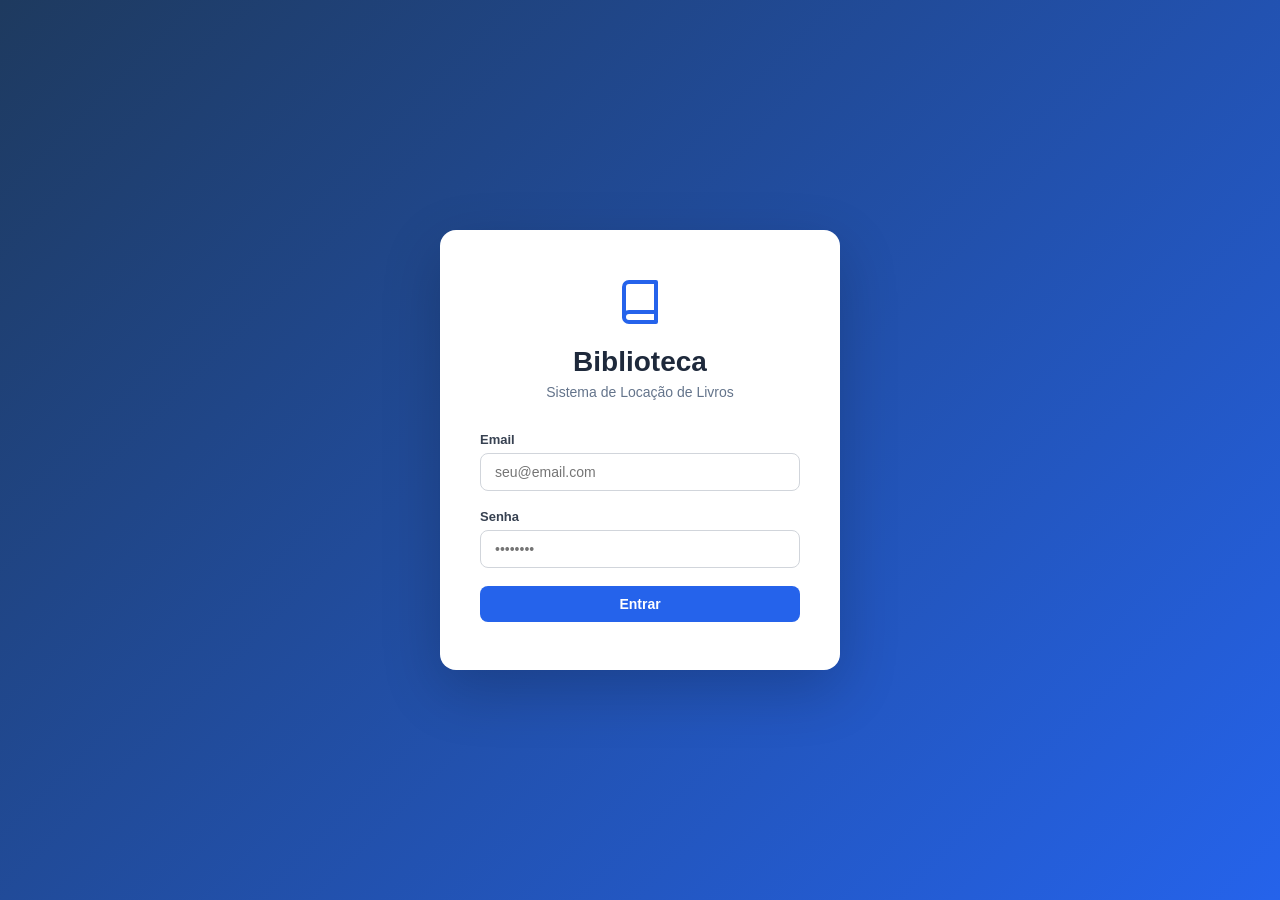
<file: frontend/index.html>
<!DOCTYPE html>
<html lang="pt-BR">
<head>
  <meta charset="UTF-8" />
  <meta name="viewport" content="width=device-width, initial-scale=1.0" />
  <title>Biblioteca — Login</title>
  <link rel="stylesheet" href="css/style.css" />
</head>
<body class="login-page">

  <div class="login-card">
    <div class="login-logo">
      <svg xmlns="http://www.w3.org/2000/svg" width="48" height="48" viewBox="0 0 24 24" fill="none" stroke="#2563eb" stroke-width="2" stroke-linecap="round" stroke-linejoin="round">
        <path d="M4 19.5A2.5 2.5 0 0 1 6.5 17H20"/><path d="M6.5 2H20v20H6.5A2.5 2.5 0 0 1 4 19.5v-15A2.5 2.5 0 0 1 6.5 2z"/>
      </svg>
    </div>
    <h1>Biblioteca</h1>
    <p class="login-subtitle">Sistema de Locação de Livros</p>

    <form id="loginForm">
      <div class="form-group">
        <label for="email">Email</label>
        <input type="email" id="email" placeholder="seu@email.com" required />
      </div>
      <div class="form-group">
        <label for="senha">Senha</label>
        <input type="password" id="senha" placeholder="••••••••" required />
      </div>

      <div id="loginError" class="alert alert-error" style="display:none;"></div>

      <button type="submit" class="btn btn-primary btn-full" id="loginBtn">
        Entrar
      </button>
    </form>
  </div>

  <script>
    const API = 'http://localhost:8080/api';

    document.getElementById('loginForm').addEventListener('submit', async (e) => {
      e.preventDefault();

      const btn = document.getElementById('loginBtn');
      const errorEl = document.getElementById('loginError');

      btn.textContent = 'Entrando...';
      btn.disabled = true;
      errorEl.style.display = 'none';

      const email = document.getElementById('email').value;
      const senha = document.getElementById('senha').value;

      try {
        const res = await fetch(`${API}/usuarios/login`, {
          method: 'POST',
          headers: { 'Content-Type': 'application/json' },
          body: JSON.stringify({ email, senha })
        });

        if (!res.ok) {
          const err = await res.json();
          throw new Error(err.erro || 'Email ou senha inválidos');
        }

        const usuario = await res.json();
        sessionStorage.setItem('usuario', JSON.stringify(usuario));
        window.location.href = 'dashboard.html';

      } catch (err) {
        errorEl.textContent = err.message;
        errorEl.style.display = 'block';
        btn.textContent = 'Entrar';
        btn.disabled = false;
      }
    });
  </script>
</body>
</html>
</file>
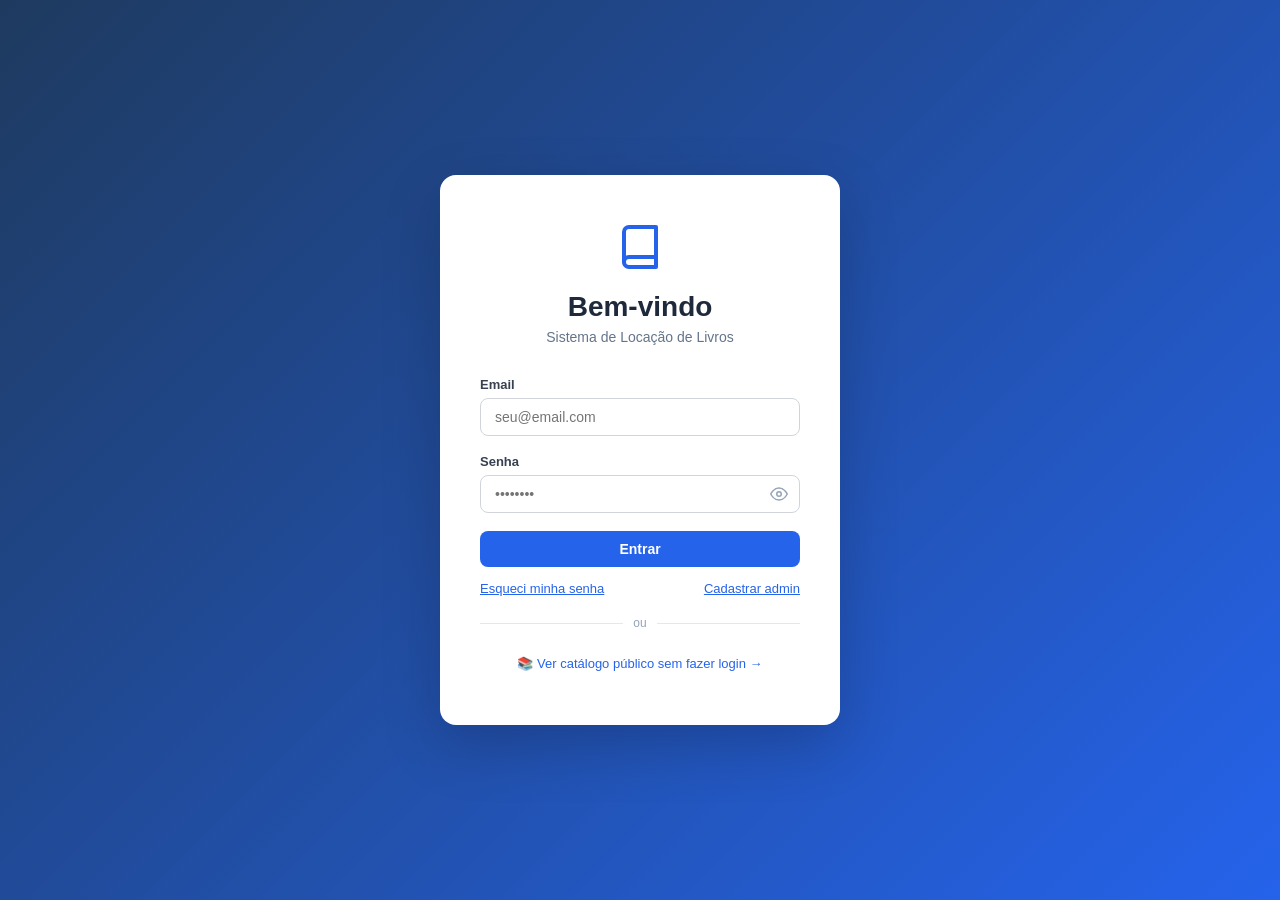
<file: demo/src/main/resources/static/index.html>
<!DOCTYPE html>
<html lang="pt-BR">
<head>
  <meta charset="UTF-8" />
  <meta name="viewport" content="width=device-width, initial-scale=1.0" />
  <title>Biblioteca — Login</title>
  <link rel="stylesheet" href="css/style.css" />
  <style>
    .view { display: none; }
    .view.active { display: block; }

    .login-links {
      display: flex;
      justify-content: space-between;
      margin-top: 14px;
    }

    .link-btn {
      background: none;
      border: none;
      color: #2563eb;
      font-size: 13px;
      cursor: pointer;
      padding: 0;
      text-decoration: underline;
    }

    .link-btn:hover { color: #1d4ed8; }

    .back-link {
      display: flex;
      align-items: center;
      gap: 4px;
      color: #64748b;
      font-size: 13px;
      cursor: pointer;
      background: none;
      border: none;
      padding: 0;
      margin-bottom: 20px;
    }

    .back-link:hover { color: #1e293b; }

    .divider {
      display: flex;
      align-items: center;
      gap: 10px;
      margin: 20px 0;
      color: #94a3b8;
      font-size: 12px;
    }

    .divider::before, .divider::after {
      content: '';
      flex: 1;
      height: 1px;
      background: #e2e8f0;
    }

    .senha-wrapper {
      position: relative;
    }

    .senha-wrapper input {
      padding-right: 42px;
    }

    .toggle-senha {
      position: absolute;
      right: 12px;
      top: 50%;
      transform: translateY(-50%);
      background: none;
      border: none;
      cursor: pointer;
      color: #94a3b8;
      padding: 0;
      display: flex;
    }

    .toggle-senha:hover { color: #475569; }
  </style>
</head>
<body class="login-page">

  <div class="login-card">

    <!-- LOGO sempre visível -->
    <div class="login-logo">
      <svg xmlns="http://www.w3.org/2000/svg" width="48" height="48" viewBox="0 0 24 24" fill="none" stroke="#2563eb" stroke-width="2" stroke-linecap="round" stroke-linejoin="round">
        <path d="M4 19.5A2.5 2.5 0 0 1 6.5 17H20"/>
        <path d="M6.5 2H20v20H6.5A2.5 2.5 0 0 1 4 19.5v-15A2.5 2.5 0 0 1 6.5 2z"/>
      </svg>
    </div>

    <!-- ===== VIEW: LOGIN ===== -->
    <div id="view-login" class="view active">
      <h1>Bem-vindo</h1>
      <p class="login-subtitle">Sistema de Locação de Livros</p>

      <form id="loginForm">
        <div class="form-group">
          <label for="loginEmail">Email</label>
          <input type="email" id="loginEmail" placeholder="seu@email.com" required />
        </div>
        <div class="form-group">
          <label for="loginSenha">Senha</label>
          <div class="senha-wrapper">
            <input type="password" id="loginSenha" placeholder="••••••••" required />
            <button type="button" class="toggle-senha" onclick="toggleSenha('loginSenha', this)">
              <svg id="icon-eye-login" width="18" height="18" viewBox="0 0 24 24" fill="none" stroke="currentColor" stroke-width="2"><path d="M1 12s4-8 11-8 11 8 11 8-4 8-11 8-11-8-11-8z"/><circle cx="12" cy="12" r="3"/></svg>
            </button>
          </div>
        </div>

        <div id="loginError" class="alert alert-error" style="display:none;"></div>

        <button type="submit" class="btn btn-primary btn-full" id="loginBtn">Entrar</button>

        <div class="login-links">
          <button type="button" class="link-btn" onclick="showView('view-esqueci')">Esqueci minha senha</button>
          <button type="button" class="link-btn" onclick="showView('view-cadastro')">Cadastrar admin</button>
        </div>
      </form>

      <div class="divider">ou</div>
      <a href="catalogo.html" style="display:block; text-align:center; font-size:13px; color:#2563eb; text-decoration:none; padding: 6px 0;">
        📚 Ver catálogo público sem fazer login →
      </a>
    </div>

    <!-- ===== VIEW: ESQUECI A SENHA ===== -->
    <div id="view-esqueci" class="view">
      <button class="back-link" onclick="showView('view-login')">
        ← Voltar ao login
      </button>
      <h1>Redefinir Senha</h1>
      <p class="login-subtitle">Informe seu email e a nova senha</p>

      <form id="resetForm">
        <div class="form-group">
          <label for="resetEmail">Email cadastrado</label>
          <input type="email" id="resetEmail" placeholder="seu@email.com" required />
        </div>
        <div class="form-group">
          <label for="resetNovaSenha">Nova senha</label>
          <div class="senha-wrapper">
            <input type="password" id="resetNovaSenha" placeholder="Nova senha" required />
            <button type="button" class="toggle-senha" onclick="toggleSenha('resetNovaSenha', this)">
              <svg width="18" height="18" viewBox="0 0 24 24" fill="none" stroke="currentColor" stroke-width="2"><path d="M1 12s4-8 11-8 11 8 11 8-4 8-11 8-11-8-11-8z"/><circle cx="12" cy="12" r="3"/></svg>
            </button>
          </div>
        </div>
        <div class="form-group">
          <label for="resetConfirm">Confirmar nova senha</label>
          <div class="senha-wrapper">
            <input type="password" id="resetConfirm" placeholder="Confirme a nova senha" required />
            <button type="button" class="toggle-senha" onclick="toggleSenha('resetConfirm', this)">
              <svg width="18" height="18" viewBox="0 0 24 24" fill="none" stroke="currentColor" stroke-width="2"><path d="M1 12s4-8 11-8 11 8 11 8-4 8-11 8-11-8-11-8z"/><circle cx="12" cy="12" r="3"/></svg>
            </button>
          </div>
        </div>

        <div id="resetMsg" class="alert" style="display:none;"></div>

        <button type="submit" class="btn btn-primary btn-full" id="resetBtn">Redefinir Senha</button>
      </form>
    </div>

    <!-- ===== VIEW: CADASTRO ADMIN ===== -->
    <div id="view-cadastro" class="view">
      <button class="back-link" onclick="showView('view-login')">
        ← Voltar ao login
      </button>
      <h1>Novo Administrador</h1>
      <p class="login-subtitle">Crie uma conta com acesso total ao sistema</p>

      <form id="cadastroForm">
        <div class="form-group">
          <label for="cadNome">Nome completo</label>
          <input type="text" id="cadNome" placeholder="Seu nome" required />
        </div>
        <div class="form-group">
          <label for="cadEmail">Email</label>
          <input type="email" id="cadEmail" placeholder="seu@email.com" required />
        </div>
        <div class="form-group">
          <label for="cadSenha">Senha</label>
          <div class="senha-wrapper">
            <input type="password" id="cadSenha" placeholder="Mín. 8 caracteres + 1 especial" required oninput="atualizarForca(this.value)" />
            <button type="button" class="toggle-senha" onclick="toggleSenha('cadSenha', this)">
              <svg width="18" height="18" viewBox="0 0 24 24" fill="none" stroke="currentColor" stroke-width="2"><path d="M1 12s4-8 11-8 11 8 11 8-4 8-11 8-11-8-11-8z"/><circle cx="12" cy="12" r="3"/></svg>
            </button>
          </div>
          <div class="strength-bar"><div class="strength-fill" id="strengthFill"></div></div>
          <div class="strength-label" id="strengthLabel" style="color:#94a3b8"></div>
        </div>
        <div class="form-group">
          <label for="cadConfirm">Confirmar senha</label>
          <div class="senha-wrapper">
            <input type="password" id="cadConfirm" placeholder="Repita a senha" required />
            <button type="button" class="toggle-senha" onclick="toggleSenha('cadConfirm', this)">
              <svg width="18" height="18" viewBox="0 0 24 24" fill="none" stroke="currentColor" stroke-width="2"><path d="M1 12s4-8 11-8 11 8 11 8-4 8-11 8-11-8-11-8z"/><circle cx="12" cy="12" r="3"/></svg>
            </button>
          </div>
        </div>
        <div class="form-group">
          <label for="cadTelefone">Telefone <span style="color:#94a3b8">(opcional)</span></label>
          <input type="text" id="cadTelefone" placeholder="(11) 99999-9999" />
        </div>

        <div id="cadastroMsg" class="alert" style="display:none;"></div>

        <button type="submit" class="btn btn-primary btn-full" id="cadastroBtn">Criar Conta Admin</button>

        <div class="divider">ou</div>
        <button type="button" class="btn btn-secondary btn-full" onclick="showView('view-login')">Já tenho conta</button>
      </form>
    </div>

  </div>

  <script>
    const API = '/api';

    // ========================
    // NAVEGAÇÃO ENTRE VIEWS
    // ========================
    function showView(id) {
      document.querySelectorAll('.view').forEach(v => v.classList.remove('active'));
      document.getElementById(id).classList.add('active');
      document.querySelectorAll('.alert').forEach(a => a.style.display = 'none');
    }

    // ========================
    // MOSTRAR/OCULTAR SENHA
    // ========================
    function toggleSenha(inputId, btn) {
      const input = document.getElementById(inputId);
      const mostrar = input.type === 'password';
      input.type = mostrar ? 'text' : 'password';
      btn.innerHTML = mostrar
        ? `<svg width="18" height="18" viewBox="0 0 24 24" fill="none" stroke="currentColor" stroke-width="2"><path d="M17.94 17.94A10.07 10.07 0 0 1 12 20c-7 0-11-8-11-8a18.45 18.45 0 0 1 5.06-5.94"/><path d="M9.9 4.24A9.12 9.12 0 0 1 12 4c7 0 11 8 11 8a18.5 18.5 0 0 1-2.16 3.19"/><line x1="1" y1="1" x2="23" y2="23"/></svg>`
        : `<svg width="18" height="18" viewBox="0 0 24 24" fill="none" stroke="currentColor" stroke-width="2"><path d="M1 12s4-8 11-8 11 8 11 8-4 8-11 8-11-8-11-8z"/><circle cx="12" cy="12" r="3"/></svg>`;
    }

    // ========================
    // LOGIN
    // ========================
    document.getElementById('loginForm').addEventListener('submit', async (e) => {
      e.preventDefault();
      const btn = document.getElementById('loginBtn');
      const errorEl = document.getElementById('loginError');

      btn.textContent = 'Entrando...';
      btn.disabled = true;
      errorEl.style.display = 'none';

      try {
        const res = await fetch(`${API}/usuarios/login`, {
          method: 'POST',
          headers: { 'Content-Type': 'application/json' },
          body: JSON.stringify({
            email: document.getElementById('loginEmail').value,
            senha: document.getElementById('loginSenha').value
          })
        });

        if (!res.ok) {
          const err = await res.json();
          throw new Error(err.erro || 'Email ou senha inválidos');
        }

        const usuario = await res.json();
        sessionStorage.setItem('usuario', JSON.stringify(usuario));
        window.location.href = usuario.role === 'ADMIN' ? 'dashboard.html' : 'cliente.html';

      } catch (err) {
        errorEl.textContent = err.message;
        errorEl.style.display = 'block';
        btn.textContent = 'Entrar';
        btn.disabled = false;
      }
    });

    // ========================
    // ESQUECI A SENHA
    // ========================
    document.getElementById('resetForm').addEventListener('submit', async (e) => {
      e.preventDefault();
      const btn = document.getElementById('resetBtn');
      const msgEl = document.getElementById('resetMsg');

      const novaSenha = document.getElementById('resetNovaSenha').value;
      const confirm = document.getElementById('resetConfirm').value;

      msgEl.className = 'alert';
      msgEl.style.display = 'none';

      if (novaSenha !== confirm) {
        msgEl.className = 'alert alert-error';
        msgEl.textContent = 'As senhas não coincidem';
        msgEl.style.display = 'block';
        return;
      }

      if (!validarSenha(novaSenha)) {
        msgEl.className = 'alert alert-error';
        msgEl.textContent = 'A senha deve ter no mínimo 8 caracteres e 1 caractere especial (!@#$%...)';
        msgEl.style.display = 'block';
        return;
      }

      btn.textContent = 'Salvando...';
      btn.disabled = true;

      try {
        const res = await fetch(`${API}/usuarios/resetar-senha`, {
          method: 'PUT',
          headers: { 'Content-Type': 'application/json' },
          body: JSON.stringify({
            email: document.getElementById('resetEmail').value,
            novaSenha
          })
        });

        if (!res.ok) {
          const err = await res.json();
          throw new Error(err.erro || 'Email não encontrado');
        }

        msgEl.className = 'alert alert-success';
        msgEl.textContent = 'Senha redefinida com sucesso! Faça o login.';
        msgEl.style.display = 'block';
        document.getElementById('resetForm').reset();

        setTimeout(() => showView('view-login'), 2000);

      } catch (err) {
        msgEl.className = 'alert alert-error';
        msgEl.textContent = err.message;
        msgEl.style.display = 'block';
      } finally {
        btn.textContent = 'Redefinir Senha';
        btn.disabled = false;
      }
    });

    // ========================
    // CADASTRO ADMIN
    // ========================
    document.getElementById('cadastroForm').addEventListener('submit', async (e) => {
      e.preventDefault();
      const btn = document.getElementById('cadastroBtn');
      const msgEl = document.getElementById('cadastroMsg');

      const senha = document.getElementById('cadSenha').value;
      const confirm = document.getElementById('cadConfirm').value;

      msgEl.className = 'alert';
      msgEl.style.display = 'none';

      if (senha !== confirm) {
        msgEl.className = 'alert alert-error';
        msgEl.textContent = 'As senhas não coincidem';
        msgEl.style.display = 'block';
        return;
      }

      if (!validarSenha(senha)) {
        msgEl.className = 'alert alert-error';
        msgEl.textContent = 'A senha deve ter no mínimo 8 caracteres e 1 caractere especial (!@#$%...)';
        msgEl.style.display = 'block';
        return;
      }

      btn.textContent = 'Criando conta...';
      btn.disabled = true;

      try {
        const res = await fetch(`${API}/usuarios`, {
          method: 'POST',
          headers: { 'Content-Type': 'application/json' },
          body: JSON.stringify({
            nome: document.getElementById('cadNome').value,
            email: document.getElementById('cadEmail').value,
            senha,
            telefone: document.getElementById('cadTelefone').value,
            role: 'ADMIN'
          })
        });

        if (!res.ok) {
          const err = await res.json();
          throw new Error(err.erro || 'Erro ao criar conta');
        }

        msgEl.className = 'alert alert-success';
        msgEl.textContent = 'Conta criada com sucesso! Redirecionando...';
        msgEl.style.display = 'block';
        document.getElementById('cadastroForm').reset();

        setTimeout(() => showView('view-login'), 2000);

      } catch (err) {
        msgEl.className = 'alert alert-error';
        msgEl.textContent = err.message;
        msgEl.style.display = 'block';
      } finally {
        btn.textContent = 'Criar Conta Admin';
        btn.disabled = false;
      }
    });

    // ========================
    // FORÇA DE SENHA
    // ========================
    function atualizarForca(senha) {
      const fill  = document.getElementById('strengthFill');
      const label = document.getElementById('strengthLabel');
      let score = 0;
      if (senha.length >= 8)             score++;
      if (senha.length >= 12)            score++;
      if (/[A-Z]/.test(senha))           score++;
      if (/[0-9]/.test(senha))           score++;
      if (/[^A-Za-z0-9]/.test(senha))   score++;

      const levels = [
        { pct: '0%',   color: '#e2e8f0', text: '' },
        { pct: '25%',  color: '#ef4444', text: 'Fraca' },
        { pct: '50%',  color: '#f97316', text: 'Regular' },
        { pct: '75%',  color: '#eab308', text: 'Boa' },
        { pct: '90%',  color: '#22c55e', text: 'Forte' },
        { pct: '100%', color: '#16a34a', text: 'Muito forte' },
      ];
      const l = levels[score] || levels[0];
      fill.style.width      = senha.length === 0 ? '0%' : l.pct;
      fill.style.background = l.color;
      label.textContent     = l.text;
      label.style.color     = l.color;
    }

    // ========================
    // HELPERS
    // ========================
    function validarSenha(senha) {
      return senha.length >= 8 && /[!@#$%^&*()_+\-=\[\]{};':"\\|,.<>\/?]/.test(senha);
    }

    function maskPhone(v) {
      const d = v.replace(/\D/g, '').slice(0, 11);
      if (d.length <= 10) return d.replace(/(\d{2})(\d)/, '($1) $2').replace(/(\d{4})(\d)/, '$1-$2');
      return d.replace(/(\d{2})(\d)/, '($1) $2').replace(/(\d{5})(\d)/, '$1-$2');
    }

    document.getElementById('cadTelefone').addEventListener('input', function () {
      this.value = maskPhone(this.value);
    });
  </script>
</body>
</html>
</file>
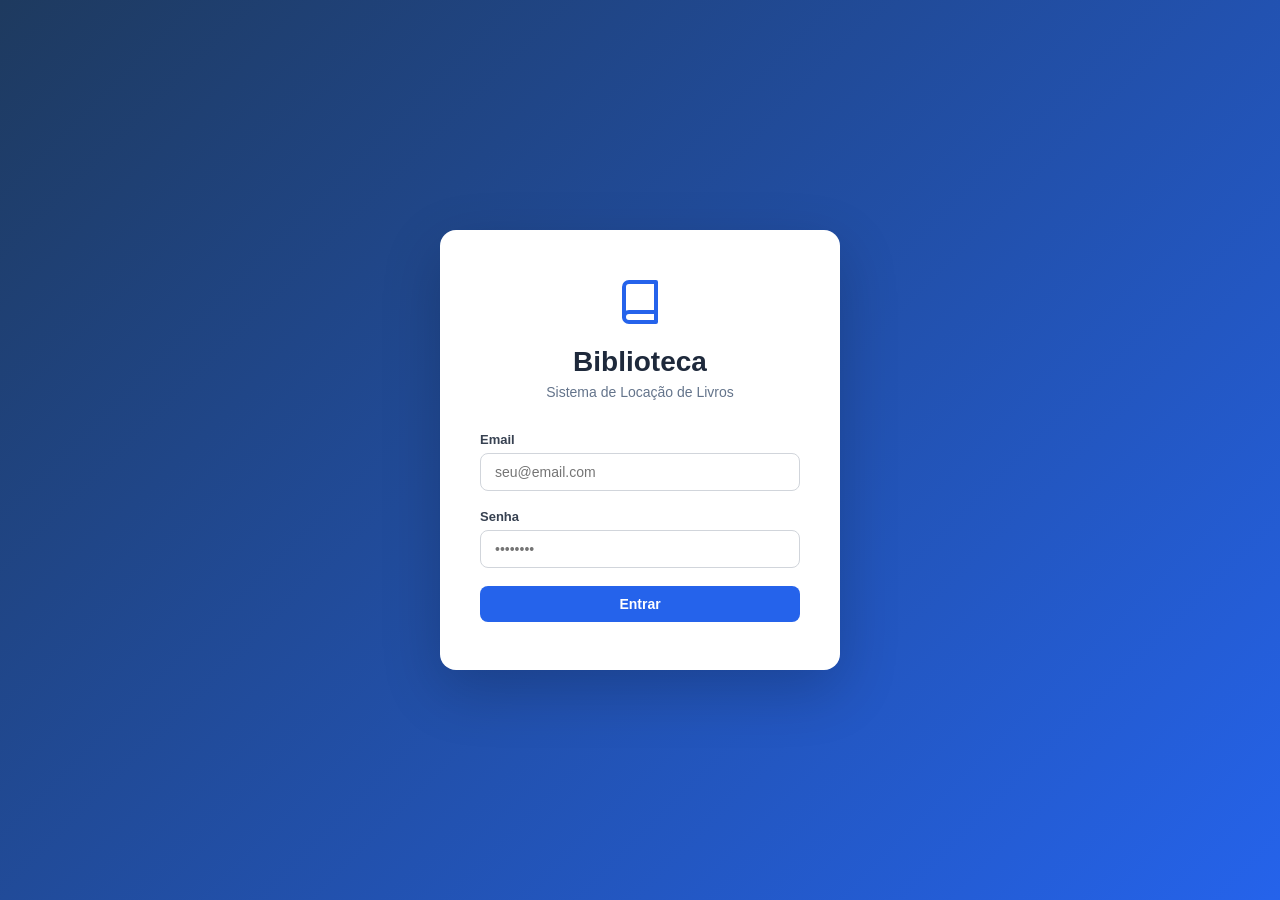
<file: frontend/dashboard.html>
<!DOCTYPE html>
<html lang="pt-BR">
<head>
  <meta charset="UTF-8" />
  <meta name="viewport" content="width=device-width, initial-scale=1.0" />
  <title>Biblioteca — Dashboard</title>
  <link rel="stylesheet" href="css/style.css" />
</head>
<body>

<div class="app-layout">

  <!-- SIDEBAR -->
  <aside class="sidebar">
    <div class="sidebar-header">
      <svg xmlns="http://www.w3.org/2000/svg" width="32" height="32" viewBox="0 0 24 24" fill="none" stroke="#60a5fa" stroke-width="2" stroke-linecap="round" stroke-linejoin="round">
        <path d="M4 19.5A2.5 2.5 0 0 1 6.5 17H20"/><path d="M6.5 2H20v20H6.5A2.5 2.5 0 0 1 4 19.5v-15A2.5 2.5 0 0 1 6.5 2z"/>
      </svg>
      <div>
        <h2>Biblioteca</h2>
        <p>Sistema de Locação</p>
      </div>
    </div>

    <nav class="sidebar-nav">
      <div class="nav-section-label">Menu</div>
      <button class="nav-item active" onclick="showSection('dashboard')">
        <svg width="18" height="18" viewBox="0 0 24 24" fill="none" stroke="currentColor" stroke-width="2"><rect x="3" y="3" width="7" height="7"/><rect x="14" y="3" width="7" height="7"/><rect x="3" y="14" width="7" height="7"/><rect x="14" y="14" width="7" height="7"/></svg>
        Visão Geral
      </button>
      <button class="nav-item" onclick="showSection('livros')">
        <svg width="18" height="18" viewBox="0 0 24 24" fill="none" stroke="currentColor" stroke-width="2"><path d="M4 19.5A2.5 2.5 0 0 1 6.5 17H20"/><path d="M6.5 2H20v20H6.5A2.5 2.5 0 0 1 4 19.5v-15A2.5 2.5 0 0 1 6.5 2z"/></svg>
        Livros
      </button>
      <button class="nav-item" onclick="showSection('locacoes')">
        <svg width="18" height="18" viewBox="0 0 24 24" fill="none" stroke="currentColor" stroke-width="2"><polyline points="9 11 12 14 22 4"/><path d="M21 12v7a2 2 0 0 1-2 2H5a2 2 0 0 1-2-2V5a2 2 0 0 1 2-2h11"/></svg>
        Locações
      </button>
      <button class="nav-item" onclick="showSection('clientes')">
        <svg width="18" height="18" viewBox="0 0 24 24" fill="none" stroke="currentColor" stroke-width="2"><path d="M17 21v-2a4 4 0 0 0-4-4H5a4 4 0 0 0-4 4v2"/><circle cx="9" cy="7" r="4"/><path d="M23 21v-2a4 4 0 0 0-3-3.87"/><path d="M16 3.13a4 4 0 0 1 0 7.75"/></svg>
        Clientes
      </button>
    </nav>

    <div class="sidebar-footer">
      <div class="user-info">
        <div class="user-avatar" id="userAvatar">A</div>
        <div>
          <div class="user-name" id="userName">Carregando...</div>
          <div class="user-role" id="userRole">—</div>
        </div>
      </div>
      <button class="btn btn-secondary btn-full btn-sm" onclick="logout()">Sair</button>
    </div>
  </aside>

  <!-- CONTEÚDO PRINCIPAL -->
  <main class="main-content">
    <div class="top-bar">
      <h1 id="pageTitle">Visão Geral</h1>
    </div>

    <div class="content-area">

      <!-- ====== SEÇÃO: DASHBOARD ====== -->
      <section id="sec-dashboard" class="section active">
        <div class="stats-grid">
          <div class="stat-card">
            <div class="stat-icon blue">
              <svg width="22" height="22" viewBox="0 0 24 24" fill="none" stroke="currentColor" stroke-width="2"><path d="M4 19.5A2.5 2.5 0 0 1 6.5 17H20"/><path d="M6.5 2H20v20H6.5A2.5 2.5 0 0 1 4 19.5v-15A2.5 2.5 0 0 1 6.5 2z"/></svg>
            </div>
            <div>
              <div class="stat-value" id="statTotalLivros">—</div>
              <div class="stat-label">Total de Livros</div>
            </div>
          </div>
          <div class="stat-card">
            <div class="stat-icon green">
              <svg width="22" height="22" viewBox="0 0 24 24" fill="none" stroke="currentColor" stroke-width="2"><polyline points="9 11 12 14 22 4"/><path d="M21 12v7a2 2 0 0 1-2 2H5a2 2 0 0 1-2-2V5a2 2 0 0 1 2-2h11"/></svg>
            </div>
            <div>
              <div class="stat-value" id="statDisponiveis">—</div>
              <div class="stat-label">Disponíveis</div>
            </div>
          </div>
          <div class="stat-card">
            <div class="stat-icon orange">
              <svg width="22" height="22" viewBox="0 0 24 24" fill="none" stroke="currentColor" stroke-width="2"><circle cx="12" cy="12" r="10"/><polyline points="12 6 12 12 16 14"/></svg>
            </div>
            <div>
              <div class="stat-value" id="statLocacoesAtivas">—</div>
              <div class="stat-label">Locações Ativas</div>
            </div>
          </div>
          <div class="stat-card">
            <div class="stat-icon purple">
              <svg width="22" height="22" viewBox="0 0 24 24" fill="none" stroke="currentColor" stroke-width="2"><path d="M17 21v-2a4 4 0 0 0-4-4H5a4 4 0 0 0-4 4v2"/><circle cx="9" cy="7" r="4"/></svg>
            </div>
            <div>
              <div class="stat-value" id="statClientes">—</div>
              <div class="stat-label">Clientes</div>
            </div>
          </div>
        </div>

        <div class="card">
          <div class="card-header">
            <h3>Locações Recentes</h3>
          </div>
          <div class="table-wrapper">
            <table>
              <thead>
                <tr>
                  <th>Cliente</th>
                  <th>Livro</th>
                  <th>Data Locação</th>
                  <th>Devolução Prevista</th>
                  <th>Status</th>
                </tr>
              </thead>
              <tbody id="tabelaRecentes"></tbody>
            </table>
          </div>
        </div>
      </section>

      <!-- ====== SEÇÃO: LIVROS ====== -->
      <section id="sec-livros" class="section">
        <div class="card">
          <div class="card-header">
            <h3>Livros Cadastrados</h3>
            <button class="btn btn-primary btn-sm" onclick="abrirModalLivro()">+ Novo Livro</button>
          </div>
          <div class="card-body" style="padding-bottom:0">
            <div class="form-group" style="max-width:320px">
              <input type="text" id="buscaLivro" placeholder="Buscar por título..." oninput="buscarLivros()" />
            </div>
          </div>
          <div class="table-wrapper">
            <table>
              <thead>
                <tr>
                  <th>Título</th>
                  <th>Autor</th>
                  <th>Gênero</th>
                  <th>Total</th>
                  <th>Disponível</th>
                  <th>Ações</th>
                </tr>
              </thead>
              <tbody id="tabelaLivros"></tbody>
            </table>
          </div>
        </div>
      </section>

      <!-- ====== SEÇÃO: LOCAÇÕES ====== -->
      <section id="sec-locacoes" class="section">
        <div class="card">
          <div class="card-header">
            <h3>Locações</h3>
            <button class="btn btn-primary btn-sm" onclick="abrirModalLocacao()">+ Nova Locação</button>
          </div>
          <div class="table-wrapper">
            <table>
              <thead>
                <tr>
                  <th>Cliente</th>
                  <th>Livro</th>
                  <th>Locação</th>
                  <th>Devolução Prevista</th>
                  <th>Devolução Real</th>
                  <th>Status</th>
                  <th>Ações</th>
                </tr>
              </thead>
              <tbody id="tabelaLocacoes"></tbody>
            </table>
          </div>
        </div>
      </section>

      <!-- ====== SEÇÃO: CLIENTES ====== -->
      <section id="sec-clientes" class="section">
        <div class="card">
          <div class="card-header">
            <h3>Clientes Cadastrados</h3>
            <button class="btn btn-primary btn-sm" onclick="abrirModalCliente()">+ Novo Cliente</button>
          </div>
          <div class="table-wrapper">
            <table>
              <thead>
                <tr>
                  <th>Nome</th>
                  <th>Email</th>
                  <th>Telefone</th>
                  <th>CPF</th>
                  <th>Perfil</th>
                  <th>Ações</th>
                </tr>
              </thead>
              <tbody id="tabelaClientes"></tbody>
            </table>
          </div>
        </div>
      </section>

    </div>
  </main>
</div>

<!-- ====== MODAL: LIVRO ====== -->
<div class="modal-overlay hidden" id="modalLivroOverlay">
  <div class="modal">
    <div class="modal-header">
      <h3 id="modalLivroTitulo">Novo Livro</h3>
      <button class="modal-close" onclick="fecharModalLivro()">×</button>
    </div>
    <div class="modal-body">
      <div id="livroError" class="alert alert-error" style="display:none;"></div>
      <input type="hidden" id="livroId" />
      <div class="form-group">
        <label>Título *</label>
        <input type="text" id="livroTitulo" placeholder="Ex: Dom Casmurro" />
      </div>
      <div class="form-group">
        <label>Autor *</label>
        <input type="text" id="livroAutor" placeholder="Ex: Machado de Assis" />
      </div>
      <div class="form-group">
        <label>Gênero</label>
        <input type="text" id="livroGenero" placeholder="Ex: Romance, Ficção..." />
      </div>
      <div class="form-group">
        <label>ISBN</label>
        <input type="text" id="livroIsbn" placeholder="Ex: 978-3-16-148410-0" />
      </div>
      <div class="form-group">
        <label>Ano de Publicação</label>
        <input type="number" id="livroAno" placeholder="Ex: 1899" />
      </div>
      <div class="form-group">
        <label>URL da Capa (imagem)</label>
        <input type="text" id="livroImageUrl" placeholder="https://..." />
      </div>
      <div class="form-group">
        <label>Descrição</label>
        <input type="text" id="livroDescricao" placeholder="Breve descrição do livro" />
      </div>
      <div class="form-group">
        <label>Quantidade Total *</label>
        <input type="number" id="livroQuantidade" min="1" placeholder="Ex: 5" />
      </div>
    </div>
    <div class="modal-footer">
      <button class="btn btn-secondary" onclick="fecharModalLivro()">Cancelar</button>
      <button class="btn btn-primary" onclick="salvarLivro()">Salvar</button>
    </div>
  </div>
</div>

<!-- ====== MODAL: LOCAÇÃO ====== -->
<div class="modal-overlay hidden" id="modalLocacaoOverlay">
  <div class="modal">
    <div class="modal-header">
      <h3>Nova Locação</h3>
      <button class="modal-close" onclick="fecharModalLocacao()">×</button>
    </div>
    <div class="modal-body">
      <div id="locacaoError" class="alert alert-error" style="display:none;"></div>
      <div class="form-group">
        <label>Cliente *</label>
        <select id="locacaoUsuario"></select>
      </div>
      <div class="form-group">
        <label>Livro *</label>
        <select id="locacaoLivro"></select>
      </div>
      <div class="form-group">
        <label>Data de Devolução Prevista *</label>
        <input type="date" id="locacaoDataDevolucao" />
      </div>
    </div>
    <div class="modal-footer">
      <button class="btn btn-secondary" onclick="fecharModalLocacao()">Cancelar</button>
      <button class="btn btn-primary" onclick="salvarLocacao()">Confirmar</button>
    </div>
  </div>
</div>

<!-- ====== MODAL: CLIENTE ====== -->
<div class="modal-overlay hidden" id="modalClienteOverlay">
  <div class="modal">
    <div class="modal-header">
      <h3 id="modalClienteTitulo">Novo Cliente</h3>
      <button class="modal-close" onclick="fecharModalCliente()">×</button>
    </div>
    <div class="modal-body">
      <div id="clienteError" class="alert alert-error" style="display:none;"></div>
      <input type="hidden" id="clienteId" />
      <div class="form-group">
        <label>Nome *</label>
        <input type="text" id="clienteNome" placeholder="Nome completo" />
      </div>
      <div class="form-group">
        <label>Email *</label>
        <input type="email" id="clienteEmail" placeholder="email@exemplo.com" />
      </div>
      <div class="form-group">
        <label>Senha *</label>
        <input type="password" id="clienteSenha" placeholder="Mínimo 6 caracteres" />
      </div>
      <div class="form-group">
        <label>Telefone</label>
        <input type="text" id="clienteTelefone" placeholder="(11) 99999-9999" />
      </div>
      <div class="form-group">
        <label>CPF</label>
        <input type="text" id="clienteCpf" placeholder="000.000.000-00" />
      </div>
    </div>
    <div class="modal-footer">
      <button class="btn btn-secondary" onclick="fecharModalCliente()">Cancelar</button>
      <button class="btn btn-primary" onclick="salvarCliente()">Salvar</button>
    </div>
  </div>
</div>

<script src="js/api.js"></script>
<script>
  // Verificação de autenticação
  const usuarioLogado = JSON.parse(sessionStorage.getItem('usuario') || 'null');
  if (!usuarioLogado) window.location.href = 'index.html';

  // Preenche dados do usuário logado na sidebar
  document.getElementById('userName').textContent = usuarioLogado.nome;
  document.getElementById('userRole').textContent = usuarioLogado.role === 'ADMIN' ? 'Administrador' : 'Cliente';
  document.getElementById('userAvatar').textContent = usuarioLogado.nome.charAt(0).toUpperCase();

  // ========================
  // NAVEGAÇÃO
  // ========================
  const sections = { dashboard: 'Visão Geral', livros: 'Livros', locacoes: 'Locações', clientes: 'Clientes' };

  function showSection(name) {
    document.querySelectorAll('.section').forEach(s => s.classList.remove('active'));
    document.querySelectorAll('.nav-item').forEach(n => n.classList.remove('active'));
    document.getElementById('sec-' + name).classList.add('active');
    document.querySelectorAll('.nav-item')[Object.keys(sections).indexOf(name)].classList.add('active');
    document.getElementById('pageTitle').textContent = sections[name];

    if (name === 'dashboard') carregarDashboard();
    if (name === 'livros') carregarLivros();
    if (name === 'locacoes') carregarLocacoes();
    if (name === 'clientes') carregarClientes();
  }

  function logout() {
    sessionStorage.clear();
    window.location.href = 'index.html';
  }

  // ========================
  // DASHBOARD
  // ========================
  async function carregarDashboard() {
    try {
      const [livros, locacoes, usuarios] = await Promise.all([
        api.getLivros(), api.getLocacoes(), api.getUsuarios()
      ]);

      const disponiveis = livros.reduce((sum, l) => sum + (l.quantidadeDisponivel || 0), 0);
      const ativas = locacoes.filter(l => l.status === 'ATIVA').length;
      const clientes = usuarios.filter(u => u.role === 'CLIENTE').length;

      document.getElementById('statTotalLivros').textContent = livros.length;
      document.getElementById('statDisponiveis').textContent = disponiveis;
      document.getElementById('statLocacoesAtivas').textContent = ativas;
      document.getElementById('statClientes').textContent = clientes;

      const recentes = locacoes.slice(-5).reverse();
      const tbody = document.getElementById('tabelaRecentes');
      tbody.innerHTML = recentes.length === 0
        ? '<tr><td colspan="5" style="text-align:center;color:#94a3b8;padding:24px">Nenhuma locação ainda</td></tr>'
        : recentes.map(l => `
          <tr>
            <td>${l.usuario?.nome || '—'}</td>
            <td>${l.livro?.titulo || '—'}</td>
            <td>${formatDate(l.dataLocacao)}</td>
            <td>${formatDate(l.dataDevolucaoPrevista)}</td>
            <td>${badgeStatus(l.status)}</td>
          </tr>`).join('');
    } catch (e) {
      console.error(e);
    }
  }

  // ========================
  // LIVROS
  // ========================
  let todosLivros = [];

  async function carregarLivros() {
    todosLivros = await api.getLivros();
    renderLivros(todosLivros);
  }

  function renderLivros(livros) {
    const tbody = document.getElementById('tabelaLivros');
    tbody.innerHTML = livros.length === 0
      ? '<tr><td colspan="6" style="text-align:center;color:#94a3b8;padding:24px">Nenhum livro cadastrado</td></tr>'
      : livros.map(l => `
        <tr>
          <td><strong>${l.titulo}</strong></td>
          <td>${l.autor}</td>
          <td>${l.genero || '—'}</td>
          <td>${l.quantidadeTotal ?? '—'}</td>
          <td><span class="badge ${l.quantidadeDisponivel > 0 ? 'badge-green' : 'badge-red'}">${l.quantidadeDisponivel ?? 0}</span></td>
          <td class="actions">
            <button class="btn btn-secondary btn-sm" onclick="editarLivro(${l.id})">Editar</button>
            <button class="btn btn-danger btn-sm" onclick="deletarLivro(${l.id})">Excluir</button>
          </td>
        </tr>`).join('');
  }

  function buscarLivros() {
    const q = document.getElementById('buscaLivro').value.toLowerCase();
    renderLivros(todosLivros.filter(l => l.titulo.toLowerCase().includes(q)));
  }

  function abrirModalLivro() {
    document.getElementById('livroId').value = '';
    document.getElementById('livroTitulo').value = '';
    document.getElementById('livroAutor').value = '';
    document.getElementById('livroGenero').value = '';
    document.getElementById('livroIsbn').value = '';
    document.getElementById('livroAno').value = '';
    document.getElementById('livroImageUrl').value = '';
    document.getElementById('livroDescricao').value = '';
    document.getElementById('livroQuantidade').value = '';
    document.getElementById('modalLivroTitulo').textContent = 'Novo Livro';
    document.getElementById('livroError').style.display = 'none';
    document.getElementById('modalLivroOverlay').classList.remove('hidden');
  }

  function fecharModalLivro() {
    document.getElementById('modalLivroOverlay').classList.add('hidden');
  }

  async function editarLivro(id) {
    const l = todosLivros.find(x => x.id === id);
    if (!l) return;
    document.getElementById('livroId').value = l.id;
    document.getElementById('livroTitulo').value = l.titulo;
    document.getElementById('livroAutor').value = l.autor;
    document.getElementById('livroGenero').value = l.genero || '';
    document.getElementById('livroIsbn').value = l.isbn || '';
    document.getElementById('livroAno').value = l.anoPublicacao || '';
    document.getElementById('livroImageUrl').value = l.imageUrl || '';
    document.getElementById('livroDescricao').value = l.descricao || '';
    document.getElementById('livroQuantidade').value = l.quantidadeTotal || '';
    document.getElementById('modalLivroTitulo').textContent = 'Editar Livro';
    document.getElementById('livroError').style.display = 'none';
    document.getElementById('modalLivroOverlay').classList.remove('hidden');
  }

  async function salvarLivro() {
    const errorEl = document.getElementById('livroError');
    errorEl.style.display = 'none';
    const id = document.getElementById('livroId').value;
    const data = {
      titulo: document.getElementById('livroTitulo').value,
      autor: document.getElementById('livroAutor').value,
      genero: document.getElementById('livroGenero').value,
      isbn: document.getElementById('livroIsbn').value,
      anoPublicacao: document.getElementById('livroAno').value ? parseInt(document.getElementById('livroAno').value) : null,
      imageUrl: document.getElementById('livroImageUrl').value,
      descricao: document.getElementById('livroDescricao').value,
      quantidadeTotal: document.getElementById('livroQuantidade').value ? parseInt(document.getElementById('livroQuantidade').value) : null,
    };
    try {
      if (id) { await api.updateLivro(id, data); } else { await api.createLivro(data); }
      fecharModalLivro();
      carregarLivros();
    } catch (e) {
      errorEl.textContent = e.message;
      errorEl.style.display = 'block';
    }
  }

  async function deletarLivro(id) {
    if (!confirm('Deseja excluir este livro?')) return;
    try {
      await api.deleteLivro(id);
      carregarLivros();
    } catch (e) {
      alert(e.message);
    }
  }

  // ========================
  // LOCAÇÕES
  // ========================
  async function carregarLocacoes() {
    const locacoes = await api.getLocacoes();
    const tbody = document.getElementById('tabelaLocacoes');
    tbody.innerHTML = locacoes.length === 0
      ? '<tr><td colspan="7" style="text-align:center;color:#94a3b8;padding:24px">Nenhuma locação</td></tr>'
      : locacoes.map(l => `
        <tr>
          <td>${l.usuario?.nome || '—'}</td>
          <td>${l.livro?.titulo || '—'}</td>
          <td>${formatDate(l.dataLocacao)}</td>
          <td>${formatDate(l.dataDevolucaoPrevista)}</td>
          <td>${l.dataDevolucaoReal ? formatDate(l.dataDevolucaoReal) : '—'}</td>
          <td>${badgeStatus(l.status)}</td>
          <td class="actions">
            ${l.status === 'ATIVA' ? `<button class="btn btn-success btn-sm" onclick="devolver(${l.id})">Devolver</button>` : ''}
            <button class="btn btn-danger btn-sm" onclick="deletarLocacao(${l.id})">Excluir</button>
          </td>
        </tr>`).join('');
  }

  async function abrirModalLocacao() {
    const [livros, usuarios] = await Promise.all([api.getLivros(), api.getUsuarios()]);

    const seletorLivro = document.getElementById('locacaoLivro');
    seletorLivro.innerHTML = livros
      .filter(l => l.quantidadeDisponivel > 0)
      .map(l => `<option value="${l.id}">${l.titulo} (${l.quantidadeDisponivel} disp.)</option>`)
      .join('') || '<option disabled>Nenhum livro disponível</option>';

    const seletorUsuario = document.getElementById('locacaoUsuario');
    seletorUsuario.innerHTML = usuarios
      .filter(u => u.role === 'CLIENTE')
      .map(u => `<option value="${u.id}">${u.nome}</option>`)
      .join('') || '<option disabled>Nenhum cliente cadastrado</option>';

    // Data mínima: amanhã
    const amanha = new Date();
    amanha.setDate(amanha.getDate() + 1);
    document.getElementById('locacaoDataDevolucao').min = amanha.toISOString().split('T')[0];
    document.getElementById('locacaoDataDevolucao').value = '';
    document.getElementById('locacaoError').style.display = 'none';
    document.getElementById('modalLocacaoOverlay').classList.remove('hidden');
  }

  function fecharModalLocacao() {
    document.getElementById('modalLocacaoOverlay').classList.add('hidden');
  }

  async function salvarLocacao() {
    const errorEl = document.getElementById('locacaoError');
    errorEl.style.display = 'none';
    const data = {
      livroId: parseInt(document.getElementById('locacaoLivro').value),
      usuarioId: parseInt(document.getElementById('locacaoUsuario').value),
      dataDevolucaoPrevista: document.getElementById('locacaoDataDevolucao').value,
    };
    try {
      await api.createLocacao(data);
      fecharModalLocacao();
      carregarLocacoes();
    } catch (e) {
      errorEl.textContent = e.message;
      errorEl.style.display = 'block';
    }
  }

  async function devolver(id) {
    if (!confirm('Confirmar devolução?')) return;
    try {
      await api.devolverLocacao(id);
      carregarLocacoes();
    } catch (e) {
      alert(e.message);
    }
  }

  async function deletarLocacao(id) {
    if (!confirm('Deseja excluir esta locação?')) return;
    try {
      await api.deleteLocacao(id);
      carregarLocacoes();
    } catch (e) {
      alert(e.message);
    }
  }

  // ========================
  // CLIENTES
  // ========================
  async function carregarClientes() {
    const usuarios = await api.getUsuarios();
    const clientes = usuarios.filter(u => u.role === 'CLIENTE');
    const tbody = document.getElementById('tabelaClientes');
    tbody.innerHTML = clientes.length === 0
      ? '<tr><td colspan="6" style="text-align:center;color:#94a3b8;padding:24px">Nenhum cliente cadastrado</td></tr>'
      : clientes.map(u => `
        <tr>
          <td><strong>${u.nome}</strong></td>
          <td>${u.email}</td>
          <td>${u.telefone || '—'}</td>
          <td>${u.cpf || '—'}</td>
          <td><span class="badge badge-blue">Cliente</span></td>
          <td class="actions">
            <button class="btn btn-secondary btn-sm" onclick="editarCliente(${u.id}, '${u.nome}', '${u.email}', '${u.telefone || ''}', '${u.cpf || ''}')">Editar</button>
            <button class="btn btn-danger btn-sm" onclick="deletarCliente(${u.id})">Excluir</button>
          </td>
        </tr>`).join('');
  }

  function abrirModalCliente() {
    document.getElementById('clienteId').value = '';
    document.getElementById('clienteNome').value = '';
    document.getElementById('clienteEmail').value = '';
    document.getElementById('clienteSenha').value = '';
    document.getElementById('clienteTelefone').value = '';
    document.getElementById('clienteCpf').value = '';
    document.getElementById('modalClienteTitulo').textContent = 'Novo Cliente';
    document.getElementById('clienteError').style.display = 'none';
    document.getElementById('modalClienteOverlay').classList.remove('hidden');
  }

  function fecharModalCliente() {
    document.getElementById('modalClienteOverlay').classList.add('hidden');
  }

  function editarCliente(id, nome, email, telefone, cpf) {
    document.getElementById('clienteId').value = id;
    document.getElementById('clienteNome').value = nome;
    document.getElementById('clienteEmail').value = email;
    document.getElementById('clienteSenha').value = '';
    document.getElementById('clienteTelefone').value = telefone;
    document.getElementById('clienteCpf').value = cpf;
    document.getElementById('modalClienteTitulo').textContent = 'Editar Cliente';
    document.getElementById('clienteError').style.display = 'none';
    document.getElementById('modalClienteOverlay').classList.remove('hidden');
  }

  async function salvarCliente() {
    const errorEl = document.getElementById('clienteError');
    errorEl.style.display = 'none';
    const id = document.getElementById('clienteId').value;
    const data = {
      nome: document.getElementById('clienteNome').value,
      email: document.getElementById('clienteEmail').value,
      senha: document.getElementById('clienteSenha').value,
      telefone: document.getElementById('clienteTelefone').value,
      cpf: document.getElementById('clienteCpf').value,
      role: 'CLIENTE',
    };
    try {
      if (id) { await api.updateUsuario(id, data); } else { await api.createUsuario(data); }
      fecharModalCliente();
      carregarClientes();
    } catch (e) {
      errorEl.textContent = e.message;
      errorEl.style.display = 'block';
    }
  }

  async function deletarCliente(id) {
    if (!confirm('Deseja excluir este cliente?')) return;
    try {
      await api.deleteUsuario(id);
      carregarClientes();
    } catch (e) {
      alert(e.message);
    }
  }

  // ========================
  // HELPERS
  // ========================
  function formatDate(d) {
    if (!d) return '—';
    const [y, m, day] = d.split('-');
    return `${day}/${m}/${y}`;
  }

  function badgeStatus(status) {
    const map = { ATIVA: 'badge-orange', DEVOLVIDA: 'badge-green', ATRASADA: 'badge-red' };
    const label = { ATIVA: 'Ativa', DEVOLVIDA: 'Devolvida', ATRASADA: 'Atrasada' };
    return `<span class="badge ${map[status] || 'badge-gray'}">${label[status] || status}</span>`;
  }

  // Carrega dashboard ao entrar
  carregarDashboard();
</script>
</body>
</html>
</file>
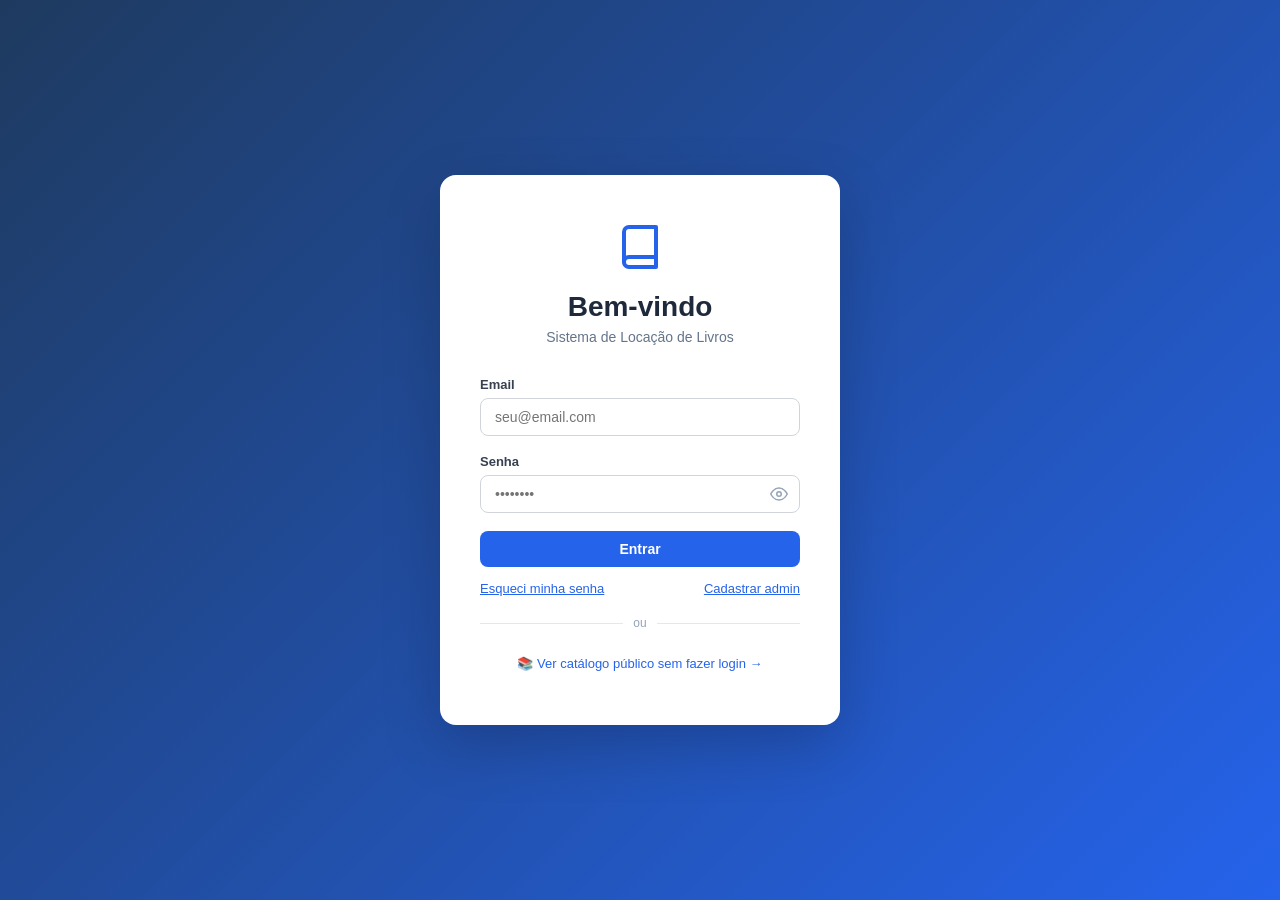
<file: demo/src/main/resources/static/cliente.html>
<!DOCTYPE html>
<html lang="pt-BR">
<head>
  <meta charset="UTF-8" />
  <meta name="viewport" content="width=device-width, initial-scale=1.0" />
  <meta http-equiv="Cache-Control" content="no-cache, no-store, must-revalidate" />
  <meta http-equiv="Pragma" content="no-cache" />
  <meta http-equiv="Expires" content="0" />
  <title>Biblioteca — Área do Cliente</title>
  <link rel="stylesheet" href="css/style.css" />
  <style>
    /* ── NAVBAR ── */
    .navbar {
      background: #1e293b;
      padding: 0 28px;
      display: flex;
      align-items: center;
      justify-content: space-between;
      height: 60px;
      position: sticky;
      top: 0;
      z-index: 100;
    }
    .navbar-brand {
      display: flex;
      align-items: center;
      gap: 10px;
      color: #fff;
      font-size: 18px;
      font-weight: 700;
    }
    .navbar-user {
      display: flex;
      align-items: center;
      gap: 12px;
    }
    .navbar-user span {
      color: #94a3b8;
      font-size: 14px;
    }

    /* ── TABS ── */
    .tabs {
      display: flex;
      gap: 4px;
      padding: 24px 28px 0;
      border-bottom: 2px solid #e2e8f0;
      background: #fff;
    }
    .tab {
      padding: 10px 20px;
      font-size: 14px;
      font-weight: 600;
      color: #64748b;
      border: none;
      background: none;
      cursor: pointer;
      border-bottom: 2px solid transparent;
      margin-bottom: -2px;
      transition: color 0.2s, border-color 0.2s;
    }
    .tab.active {
      color: #2563eb;
      border-bottom-color: #2563eb;
    }
    .tab-content { display: none; padding: 28px; }
    .tab-content.active { display: block; }

    /* ── BOOK GRID ── */
    .books-grid {
      display: grid;
      grid-template-columns: repeat(auto-fill, minmax(200px, 1fr));
      gap: 20px;
      margin-top: 20px;
    }
    .book-card {
      background: #fff;
      border-radius: 12px;
      box-shadow: 0 1px 4px rgba(0,0,0,0.08);
      overflow: hidden;
      transition: transform 0.2s, box-shadow 0.2s;
    }
    .book-card:hover {
      transform: translateY(-3px);
      box-shadow: 0 6px 20px rgba(0,0,0,0.12);
    }
    .book-cover {
      width: 100%;
      height: 160px;
      object-fit: cover;
      background: linear-gradient(135deg, #dbeafe, #ede9fe);
      display: flex;
      align-items: center;
      justify-content: center;
      color: #94a3b8;
    }
    .book-cover svg { opacity: 0.4; }
    .book-info { padding: 14px; }
    .book-title {
      font-size: 14px;
      font-weight: 700;
      color: #1e293b;
      margin-bottom: 4px;
      white-space: nowrap;
      overflow: hidden;
      text-overflow: ellipsis;
    }
    .book-author {
      font-size: 12px;
      color: #64748b;
      margin-bottom: 8px;
    }
    .book-footer {
      display: flex;
      align-items: center;
      justify-content: space-between;
      margin-top: 10px;
    }

    /* ── FILTROS ── */
    .filter-bar {
      display: flex;
      gap: 12px;
      flex-wrap: wrap;
      align-items: center;
    }
    .filter-bar input,
    .filter-bar select {
      padding: 9px 14px;
      border: 1.5px solid #d1d5db;
      border-radius: 8px;
      font-size: 14px;
      outline: none;
      background: #fff;
    }
    .filter-bar input { flex: 1; min-width: 200px; }
    .filter-bar input:focus,
    .filter-bar select:focus { border-color: #2563eb; }

    /* ── STATS CLIENTE ── */
    .cliente-stats {
      display: grid;
      grid-template-columns: repeat(3, 1fr);
      gap: 16px;
      margin-bottom: 24px;
    }
    .cstat {
      background: #fff;
      border-radius: 12px;
      padding: 18px 20px;
      box-shadow: 0 1px 4px rgba(0,0,0,0.07);
      text-align: center;
    }
    .cstat-value { font-size: 28px; font-weight: 700; color: #1e293b; }
    .cstat-label { font-size: 12px; color: #64748b; margin-top: 4px; }

    @media (max-width: 600px) {
      .cliente-stats { grid-template-columns: 1fr; }
      .tabs { padding: 16px 16px 0; }
      .tab-content { padding: 16px; }
      .books-grid { grid-template-columns: repeat(2, 1fr); }
    }
  </style>
</head>
<body style="background:#f1f5f9; min-height:100vh;">

<!-- Toast container -->
<div id="toast-container"></div>

<!-- Modal de locação -->
<div class="modal-overlay hidden" id="modalLocarOverlay">
  <div class="modal">
    <div class="modal-header">
      <h3 id="modalLocarTitulo">Solicitar Locação</h3>
      <button class="modal-close" onclick="fecharModalLocar()">×</button>
    </div>
    <div class="modal-body">
      <div id="locarError" class="alert alert-error" style="display:none;"></div>
      <input type="hidden" id="locarLivroId" />
      <div class="form-group">
        <label>Livro</label>
        <input type="text" id="locarLivroNome" disabled style="background:#f8fafc;" />
      </div>
      <div class="form-group">
        <label>Data de Devolução *</label>
        <input type="date" id="locarDataDevolucao" />
      </div>
    </div>
    <div class="modal-footer">
      <button class="btn btn-secondary" onclick="fecharModalLocar()">Cancelar</button>
      <button class="btn btn-primary" onclick="confirmarLocacao()">Enviar Solicitação</button>
    </div>
  </div>
</div>

<!-- NAVBAR -->
<nav class="navbar">
  <div class="navbar-brand">
    <svg width="26" height="26" viewBox="0 0 24 24" fill="none" stroke="#60a5fa" stroke-width="2"><path d="M4 19.5A2.5 2.5 0 0 1 6.5 17H20"/><path d="M6.5 2H20v20H6.5A2.5 2.5 0 0 1 4 19.5v-15A2.5 2.5 0 0 1 6.5 2z"/></svg>
    Biblioteca
  </div>
  <div class="navbar-user">
    <span id="navNome">Carregando...</span>
    <button class="btn btn-secondary btn-sm" onclick="logout()">Sair</button>
  </div>
</nav>

<!-- TABS -->
<div class="tabs">
  <button class="tab active" onclick="showTab('catalogo')">📚 Catálogo</button>
  <button class="tab" onclick="showTab('minhas')">📋 Minhas Locações</button>
</div>

<!-- TAB: CATÁLOGO -->
<div id="tab-catalogo" class="tab-content active">
  <div class="filter-bar">
    <input type="text" id="buscaTitulo" placeholder="Buscar por título ou autor..." oninput="filtrarLivros()" />
    <select id="filtroGenero" onchange="filtrarLivros()">
      <option value="">Todos os gêneros</option>
    </select>
    <select id="filtroDisp" onchange="filtrarLivros()">
      <option value="">Todos</option>
      <option value="1">Disponíveis</option>
      <option value="0">Indisponíveis</option>
    </select>
  </div>

  <div class="books-grid" id="booksGrid"></div>
</div>

<!-- TAB: MINHAS LOCAÇÕES -->
<div id="tab-minhas" class="tab-content">
  <div class="cliente-stats">
    <div class="cstat">
      <div class="cstat-value" id="statAtivas">—</div>
      <div class="cstat-label">Ativas</div>
    </div>
    <div class="cstat">
      <div class="cstat-value" id="statDevolvidas">—</div>
      <div class="cstat-label">Devolvidas</div>
    </div>
    <div class="cstat" style="border: 1.5px solid #fecaca;">
      <div class="cstat-value" id="statAtrasadas" style="color:#dc2626;">—</div>
      <div class="cstat-label" style="color:#dc2626;">Atrasadas</div>
    </div>
  </div>

  <div class="card">
    <div class="table-wrapper">
      <table>
        <thead>
          <tr>
            <th>Livro</th>
            <th>Data Locação</th>
            <th>Devolução Prevista</th>
            <th>Devolução Real</th>
            <th>Status</th>
          </tr>
        </thead>
        <tbody id="tabelaMinhas"></tbody>
      </table>
    </div>
  </div>
</div>

<script src="js/api.js?v=6"></script>
<script>
  const usuario = JSON.parse(sessionStorage.getItem('usuario') || 'null');
  if (!usuario) window.location.href = 'index.html';
  if (usuario.role === 'ADMIN') window.location.href = 'dashboard.html';

  document.getElementById('navNome').textContent = 'Olá, ' + usuario.nome.split(' ')[0] + '!';

  let todosLivros = [];

  // ========================
  // TABS
  // ========================
  function showTab(name) {
    document.querySelectorAll('.tab-content').forEach(t => t.classList.remove('active'));
    document.querySelectorAll('.tab').forEach(t => t.classList.remove('active'));
    document.getElementById('tab-' + name).classList.add('active');
    document.querySelectorAll('.tab')[name === 'catalogo' ? 0 : 1].classList.add('active');
    if (name === 'minhas') carregarMinhasLocacoes();
  }

  // ========================
  // CATÁLOGO
  // ========================
  let filtroTimer = null;

  async function carregarCatalogo() {
    document.getElementById('booksGrid').innerHTML = '<div style="grid-column:1/-1;text-align:center;padding:40px"><div class="spinner" style="margin:auto"></div></div>';
    todosLivros = await api.getLivros();

    // popula filtro de gêneros
    const generos = [...new Set(todosLivros.map(l => l.genero).filter(Boolean))].sort();
    const sel = document.getElementById('filtroGenero');
    sel.innerHTML = '<option value="">Todos os gêneros</option>';
    generos.forEach(g => {
      const opt = document.createElement('option');
      opt.value = g; opt.textContent = g;
      sel.appendChild(opt);
    });

    renderBooks(todosLivros);
  }

  // Busca no back-end com debounce
  function filtrarLivros() {
    clearTimeout(filtroTimer);
    filtroTimer = setTimeout(async () => {
      const busca      = document.getElementById('buscaTitulo').value.trim();
      const genero     = document.getElementById('filtroGenero').value;
      const dispVal    = document.getElementById('filtroDisp').value;
      const disponivel = dispVal === '1' ? true : dispVal === '0' ? false : undefined;

      document.getElementById('booksGrid').innerHTML =
        '<div style="grid-column:1/-1;text-align:center;padding:40px"><div class="spinner" style="margin:auto"></div></div>';

      try {
        const resultado = await api.getLivros({ busca, genero, disponivel });
        renderBooks(resultado);
      } catch (e) {
        renderBooks([]);
      }
    }, 350);
  }

  function renderBooks(livros) {
    const grid = document.getElementById('booksGrid');
    if (livros.length === 0) {
      grid.innerHTML = '<div style="grid-column:1/-1;text-align:center;color:#94a3b8;padding:40px">Nenhum livro encontrado</div>';
      return;
    }
    grid.innerHTML = livros.map(l => `
      <div class="book-card">
        <div class="book-cover">
          ${l.imageUrl
            ? `<img src="${l.imageUrl}" style="width:100%;height:100%;object-fit:cover;" onerror="this.parentElement.innerHTML='<svg width=48 height=48 viewBox=\\'0 0 24 24\\' fill=\\'none\\' stroke=\\'currentColor\\' stroke-width=\\'1\\'><path d=\\'M4 19.5A2.5 2.5 0 0 1 6.5 17H20\\'/><path d=\\'M6.5 2H20v20H6.5A2.5 2.5 0 0 1 4 19.5v-15A2.5 2.5 0 0 1 6.5 2z\\'/></svg>'" />`
            : `<svg width="48" height="48" viewBox="0 0 24 24" fill="none" stroke="currentColor" stroke-width="1"><path d="M4 19.5A2.5 2.5 0 0 1 6.5 17H20"/><path d="M6.5 2H20v20H6.5A2.5 2.5 0 0 1 4 19.5v-15A2.5 2.5 0 0 1 6.5 2z"/></svg>`
          }
        </div>
        <div class="book-info">
          <div class="book-title" title="${l.titulo}">${l.titulo}</div>
          <div class="book-author">${l.autor}</div>
          ${l.genero ? `<span class="badge badge-blue" style="font-size:11px">${l.genero}</span>` : ''}
          <div class="book-footer">
            <span class="badge ${l.quantidadeDisponivel > 0 ? 'badge-green' : 'badge-red'}">
              ${l.quantidadeDisponivel > 0 ? l.quantidadeDisponivel + ' disp.' : 'Indisponível'}
            </span>
            ${l.quantidadeDisponivel > 0
              ? `<button class="btn btn-primary btn-sm" onclick="abrirModalLocar(${l.id}, '${l.titulo.replace(/'/g, "\\'")}')">Solicitar</button>`
              : `<button class="btn btn-secondary btn-sm" disabled>Indisponível</button>`
            }
          </div>
        </div>
      </div>`).join('');
  }

  // ========================
  // LOCAR
  // ========================
  function abrirModalLocar(livroId, titulo) {
    document.getElementById('locarLivroId').value = livroId;
    document.getElementById('locarLivroNome').value = titulo;
    const amanha = new Date();
    amanha.setDate(amanha.getDate() + 1);
    document.getElementById('locarDataDevolucao').min = amanha.toISOString().split('T')[0];
    document.getElementById('locarDataDevolucao').value = '';
    document.getElementById('locarError').style.display = 'none';
    document.getElementById('modalLocarOverlay').classList.remove('hidden');
  }

  function fecharModalLocar() {
    document.getElementById('modalLocarOverlay').classList.add('hidden');
  }

  async function confirmarLocacao() {
    const errorEl = document.getElementById('locarError');
    const data = document.getElementById('locarDataDevolucao').value;
    if (!data) {
      errorEl.textContent = 'Selecione a data de devolução';
      errorEl.style.display = 'block';
      return;
    }
    try {
      await api.createLocacao({
        livroId: parseInt(document.getElementById('locarLivroId').value),
        usuarioId: usuario.id,
        dataDevolucaoPrevista: data
      });
      fecharModalLocar();
      showToast('Locação realizada com sucesso!');
      carregarCatalogo();
    } catch (e) {
      errorEl.textContent = e.message;
      errorEl.style.display = 'block';
    }
  }

  // ========================
  // MINHAS LOCAÇÕES
  // ========================
  async function carregarMinhasLocacoes() {
    document.getElementById('tabelaMinhas').innerHTML =
      '<tr><td colspan="5" class="loading-cell"><div class="spinner"></div></td></tr>';
    try {
      const locacoes = await api.getLocacoesPorUsuario(usuario.id);

      document.getElementById('statAtivas').textContent     = locacoes.filter(l => l.status === 'ATIVA').length;
      document.getElementById('statDevolvidas').textContent = locacoes.filter(l => l.status === 'DEVOLVIDA').length;
      document.getElementById('statAtrasadas').textContent  = locacoes.filter(l => l.status === 'ATRASADA').length;

      const tbody = document.getElementById('tabelaMinhas');
      tbody.innerHTML = locacoes.length === 0
        ? '<tr><td colspan="5" style="text-align:center;color:#94a3b8;padding:32px">Você ainda não fez nenhuma locação</td></tr>'
        : locacoes.map(l => {
            const capa = l.livro?.imageUrl
              ? `<img src="${l.livro.imageUrl}" alt="${l.livro?.titulo || ''}"
                   style="width:36px;height:50px;object-fit:cover;border-radius:4px;vertical-align:middle;margin-right:10px;"
                   onerror="this.style.display='none'">`
              : `<span style="font-size:20px;margin-right:8px;vertical-align:middle;">📖</span>`;
            return `
              <tr>
                <td>
                  <div style="display:flex;align-items:center;">
                    ${capa}
                    <div>
                      <strong>${l.livro?.titulo || '—'}</strong><br>
                      <span style="font-size:12px;color:#64748b">${l.livro?.autor || ''}</span>
                    </div>
                  </div>
                </td>
                <td>${formatDate(l.dataLocacao)}</td>
                <td>${contarDias(l.dataDevolucaoPrevista, l.status)}</td>
                <td>${l.dataDevolucaoReal ? formatDate(l.dataDevolucaoReal) : '—'}</td>
                <td>${badgeStatus(l.status)}</td>
              </tr>`;
          }).join('');
    } catch (e) {
      document.getElementById('tabelaMinhas').innerHTML =
        `<tr><td colspan="5" style="text-align:center;color:#ef4444;padding:32px">Erro ao carregar locações: ${e.message}</td></tr>`;
    }
  }

  // ========================
  // HELPERS
  // ========================
  function logout() { sessionStorage.clear(); window.location.href = 'index.html'; }

  function contarDias(dataPrevista, status) {
    if (!dataPrevista || status === 'DEVOLVIDA' || status === 'REJEITADA' || status === 'PENDENTE') {
      return `<div>${formatDate(dataPrevista)}</div>`;
    }
    const hoje = new Date(); hoje.setHours(0,0,0,0);
    const [y,m,d] = dataPrevista.split('-');
    const prazo   = new Date(y, m-1, d);
    const diff    = Math.round((prazo - hoje) / 86400000);
    let badge = '';
    if (diff > 3)        badge = `<small style="color:#16a34a;font-weight:600">Faltam ${diff} dias</small>`;
    else if (diff > 0)   badge = `<small style="color:#ea580c;font-weight:600">Faltam ${diff} dia${diff>1?'s':''}!</small>`;
    else if (diff === 0) badge = `<small style="color:#dc2626;font-weight:700">Vence hoje!</small>`;
    else                 badge = `<small style="color:#dc2626;font-weight:700">Atrasado ${Math.abs(diff)} dia${Math.abs(diff)>1?'s':''}!</small>`;
    return `<div>${formatDate(dataPrevista)}</div>${badge}`;
  }

  function formatDate(d) {
    if (!d) return '—';
    const [y, m, day] = d.split('-');
    return `${day}/${m}/${y}`;
  }

  function badgeStatus(s) {
    const map   = { PENDENTE: 'badge-yellow', ATIVA: 'badge-orange', DEVOLVIDA: 'badge-green', ATRASADA: 'badge-red', REJEITADA: 'badge-gray' };
    const label = { PENDENTE: 'Aguardando aprovação', ATIVA: 'Ativa', DEVOLVIDA: 'Devolvida', ATRASADA: 'Atrasada', REJEITADA: 'Rejeitada' };
    return `<span class="badge ${map[s] || 'badge-gray'}">${label[s] || s}</span>`;
  }

  function showToast(msg, type = 'success') {
    const t = document.createElement('div');
    t.className = `toast toast-${type}`;
    t.textContent = msg;
    document.getElementById('toast-container').appendChild(t);
    setTimeout(() => t.classList.add('show'), 10);
    setTimeout(() => { t.classList.remove('show'); setTimeout(() => t.remove(), 300); }, 3200);
  }

  carregarCatalogo();
</script>
</body>
</html>
</file>
<file: frontend/css/style.css>
/* ========================
   RESET & BASE
======================== */
* {
  margin: 0;
  padding: 0;
  box-sizing: border-box;
}

body {
  font-family: 'Segoe UI', Tahoma, Geneva, Verdana, sans-serif;
  background: #f1f5f9;
  color: #1e293b;
}

/* ========================
   LOGIN PAGE
======================== */
.login-page {
  display: flex;
  align-items: center;
  justify-content: center;
  min-height: 100vh;
  background: linear-gradient(135deg, #1e3a5f 0%, #2563eb 100%);
}

.login-card {
  background: #fff;
  border-radius: 16px;
  padding: 48px 40px;
  width: 100%;
  max-width: 400px;
  box-shadow: 0 20px 60px rgba(0, 0, 0, 0.2);
  text-align: center;
}

.login-logo {
  margin-bottom: 16px;
}

.login-card h1 {
  font-size: 28px;
  font-weight: 700;
  color: #1e293b;
  margin-bottom: 6px;
}

.login-subtitle {
  font-size: 14px;
  color: #64748b;
  margin-bottom: 32px;
}

/* ========================
   FORM
======================== */
.form-group {
  text-align: left;
  margin-bottom: 18px;
}

.form-group label {
  display: block;
  font-size: 13px;
  font-weight: 600;
  color: #374151;
  margin-bottom: 6px;
}

.form-group input,
.form-group select,
.form-group textarea {
  width: 100%;
  padding: 10px 14px;
  border: 1.5px solid #d1d5db;
  border-radius: 8px;
  font-size: 14px;
  color: #1e293b;
  background: #fff;
  transition: border-color 0.2s;
  outline: none;
}

.form-group input:focus,
.form-group select:focus,
.form-group textarea:focus {
  border-color: #2563eb;
}

/* ========================
   BUTTONS
======================== */
.btn {
  display: inline-flex;
  align-items: center;
  gap: 6px;
  padding: 10px 18px;
  border: none;
  border-radius: 8px;
  font-size: 14px;
  font-weight: 600;
  cursor: pointer;
  transition: background 0.2s, opacity 0.2s;
}

.btn:disabled {
  opacity: 0.6;
  cursor: not-allowed;
}

.btn-full {
  width: 100%;
  justify-content: center;
}

.btn-primary {
  background: #2563eb;
  color: #fff;
}

.btn-primary:hover:not(:disabled) {
  background: #1d4ed8;
}

.btn-success {
  background: #16a34a;
  color: #fff;
}

.btn-success:hover:not(:disabled) {
  background: #15803d;
}

.btn-danger {
  background: #dc2626;
  color: #fff;
}

.btn-danger:hover:not(:disabled) {
  background: #b91c1c;
}

.btn-secondary {
  background: #e2e8f0;
  color: #374151;
}

.btn-secondary:hover:not(:disabled) {
  background: #cbd5e1;
}

.btn-sm {
  padding: 6px 12px;
  font-size: 12px;
}

/* ========================
   ALERTS
======================== */
.alert {
  padding: 10px 14px;
  border-radius: 8px;
  font-size: 13px;
  margin-bottom: 14px;
}

.alert-error {
  background: #fef2f2;
  color: #dc2626;
  border: 1px solid #fecaca;
}

.alert-success {
  background: #f0fdf4;
  color: #16a34a;
  border: 1px solid #bbf7d0;
}

/* ========================
   DASHBOARD LAYOUT
======================== */
.app-layout {
  display: flex;
  min-height: 100vh;
}

/* Sidebar */
.sidebar {
  width: 240px;
  background: #1e293b;
  color: #fff;
  display: flex;
  flex-direction: column;
  flex-shrink: 0;
}

.sidebar-header {
  padding: 24px 20px;
  border-bottom: 1px solid #334155;
  display: flex;
  align-items: center;
  gap: 12px;
}

.sidebar-header svg {
  flex-shrink: 0;
}

.sidebar-header h2 {
  font-size: 18px;
  font-weight: 700;
  color: #fff;
}

.sidebar-header p {
  font-size: 11px;
  color: #94a3b8;
}

.sidebar-nav {
  flex: 1;
  padding: 16px 0;
}

.nav-section-label {
  font-size: 10px;
  font-weight: 700;
  text-transform: uppercase;
  letter-spacing: 1px;
  color: #64748b;
  padding: 8px 20px 4px;
}

.nav-item {
  display: flex;
  align-items: center;
  gap: 12px;
  padding: 11px 20px;
  font-size: 14px;
  color: #94a3b8;
  cursor: pointer;
  border-radius: 0;
  transition: background 0.15s, color 0.15s;
  border: none;
  background: none;
  width: 100%;
  text-align: left;
}

.nav-item:hover {
  background: #334155;
  color: #fff;
}

.nav-item.active {
  background: #2563eb;
  color: #fff;
}

.sidebar-footer {
  padding: 16px 20px;
  border-top: 1px solid #334155;
}

.user-info {
  display: flex;
  align-items: center;
  gap: 10px;
  margin-bottom: 12px;
}

.user-avatar {
  width: 36px;
  height: 36px;
  background: #2563eb;
  border-radius: 50%;
  display: flex;
  align-items: center;
  justify-content: center;
  font-weight: 700;
  font-size: 14px;
  color: #fff;
  flex-shrink: 0;
}

.user-name {
  font-size: 13px;
  font-weight: 600;
  color: #fff;
}

.user-role {
  font-size: 11px;
  color: #64748b;
}

/* Main content */
.main-content {
  flex: 1;
  display: flex;
  flex-direction: column;
  overflow: hidden;
}

.top-bar {
  background: #fff;
  padding: 16px 28px;
  border-bottom: 1px solid #e2e8f0;
  display: flex;
  align-items: center;
  justify-content: space-between;
}

.top-bar h1 {
  font-size: 20px;
  font-weight: 700;
  color: #1e293b;
}

.content-area {
  flex: 1;
  padding: 28px;
  overflow-y: auto;
}

/* ========================
   SECTIONS
======================== */
.section {
  display: none;
}

.section.active {
  display: block;
}

/* ========================
   STAT CARDS
======================== */
.stats-grid {
  display: grid;
  grid-template-columns: repeat(auto-fit, minmax(200px, 1fr));
  gap: 20px;
  margin-bottom: 28px;
}

.stat-card {
  background: #fff;
  border-radius: 12px;
  padding: 22px 24px;
  box-shadow: 0 1px 4px rgba(0,0,0,0.07);
  display: flex;
  align-items: center;
  gap: 16px;
}

.stat-icon {
  width: 48px;
  height: 48px;
  border-radius: 10px;
  display: flex;
  align-items: center;
  justify-content: center;
  flex-shrink: 0;
}

.stat-icon.blue   { background: #dbeafe; color: #2563eb; }
.stat-icon.green  { background: #dcfce7; color: #16a34a; }
.stat-icon.orange { background: #ffedd5; color: #ea580c; }
.stat-icon.purple { background: #ede9fe; color: #7c3aed; }

.stat-value {
  font-size: 28px;
  font-weight: 700;
  color: #1e293b;
  line-height: 1;
}

.stat-label {
  font-size: 13px;
  color: #64748b;
  margin-top: 2px;
}

/* ========================
   CARDS / PANELS
======================== */
.card {
  background: #fff;
  border-radius: 12px;
  box-shadow: 0 1px 4px rgba(0,0,0,0.07);
  overflow: hidden;
}

.card-header {
  padding: 18px 24px;
  border-bottom: 1px solid #f1f5f9;
  display: flex;
  align-items: center;
  justify-content: space-between;
}

.card-header h3 {
  font-size: 16px;
  font-weight: 700;
  color: #1e293b;
}

.card-body {
  padding: 24px;
}

/* ========================
   TABLE
======================== */
.table-wrapper {
  overflow-x: auto;
}

table {
  width: 100%;
  border-collapse: collapse;
  font-size: 14px;
}

thead th {
  text-align: left;
  padding: 12px 16px;
  background: #f8fafc;
  color: #64748b;
  font-size: 12px;
  font-weight: 700;
  text-transform: uppercase;
  letter-spacing: 0.5px;
  border-bottom: 1px solid #e2e8f0;
}

tbody td {
  padding: 14px 16px;
  border-bottom: 1px solid #f1f5f9;
  color: #374151;
}

tbody tr:last-child td {
  border-bottom: none;
}

tbody tr:hover {
  background: #f8fafc;
}

.actions {
  display: flex;
  gap: 6px;
}

/* ========================
   BADGES
======================== */
.badge {
  display: inline-block;
  padding: 3px 10px;
  border-radius: 999px;
  font-size: 12px;
  font-weight: 600;
}

.badge-green  { background: #dcfce7; color: #16a34a; }
.badge-blue   { background: #dbeafe; color: #2563eb; }
.badge-red    { background: #fef2f2; color: #dc2626; }
.badge-gray   { background: #f1f5f9; color: #64748b; }
.badge-orange { background: #ffedd5; color: #ea580c; }

/* ========================
   MODAL
======================== */
.modal-overlay {
  position: fixed;
  inset: 0;
  background: rgba(0,0,0,0.5);
  display: flex;
  align-items: center;
  justify-content: center;
  z-index: 1000;
  padding: 16px;
}

.modal-overlay.hidden {
  display: none;
}

.modal {
  background: #fff;
  border-radius: 16px;
  width: 100%;
  max-width: 500px;
  max-height: 90vh;
  overflow-y: auto;
  box-shadow: 0 20px 60px rgba(0,0,0,0.25);
}

.modal-header {
  padding: 20px 24px;
  border-bottom: 1px solid #f1f5f9;
  display: flex;
  align-items: center;
  justify-content: space-between;
}

.modal-header h3 {
  font-size: 17px;
  font-weight: 700;
}

.modal-close {
  background: none;
  border: none;
  font-size: 22px;
  color: #94a3b8;
  cursor: pointer;
  line-height: 1;
}

.modal-close:hover {
  color: #1e293b;
}

.modal-body {
  padding: 24px;
}

.modal-footer {
  padding: 16px 24px;
  border-top: 1px solid #f1f5f9;
  display: flex;
  justify-content: flex-end;
  gap: 10px;
}

/* ========================
   EMPTY STATE
======================== */
.empty-state {
  text-align: center;
  padding: 48px 24px;
  color: #94a3b8;
}

.empty-state svg {
  margin-bottom: 12px;
  opacity: 0.5;
}

.empty-state p {
  font-size: 15px;
}

/* ========================
   RESPONSIVE
======================== */
@media (max-width: 768px) {
  .sidebar {
    width: 200px;
  }

  .stats-grid {
    grid-template-columns: 1fr 1fr;
  }

  .content-area {
    padding: 16px;
  }
}

@media (max-width: 600px) {
  .app-layout {
    flex-direction: column;
  }

  .sidebar {
    width: 100%;
  }

  .sidebar-nav {
    display: flex;
    padding: 8px;
    overflow-x: auto;
  }

  .nav-item {
    white-space: nowrap;
    border-radius: 8px;
  }

  .stats-grid {
    grid-template-columns: 1fr;
  }
}
</file>
<file: demo/src/main/resources/static/css/style.css>
* {
  margin: 0;
  padding: 0;
  box-sizing: border-box;
}

body {
  font-family: 'Segoe UI', Tahoma, Geneva, Verdana, sans-serif;
  background: #f1f5f9;
  color: #1e293b;
}


.login-page {
  display: flex;
  align-items: center;
  justify-content: center;
  min-height: 100vh;
  background: linear-gradient(135deg, #1e3a5f 0%, #2563eb 100%);
}

.login-card {
  background: #fff;
  border-radius: 16px;
  padding: 48px 40px;
  width: 100%;
  max-width: 400px;
  box-shadow: 0 20px 60px rgba(0, 0, 0, 0.2);
  text-align: center;
}

.login-logo {
  margin-bottom: 16px;
}

.login-card h1 {
  font-size: 28px;
  font-weight: 700;
  color: #1e293b;
  margin-bottom: 6px;
}

.login-subtitle {
  font-size: 14px;
  color: #64748b;
  margin-bottom: 32px;
}


.form-group {
  text-align: left;
  margin-bottom: 18px;
}

.form-group label {
  display: block;
  font-size: 13px;
  font-weight: 600;
  color: #374151;
  margin-bottom: 6px;
}

.form-group input,
.form-group select,
.form-group textarea {
  width: 100%;
  padding: 10px 14px;
  border: 1.5px solid #d1d5db;
  border-radius: 8px;
  font-size: 14px;
  color: #1e293b;
  background: #fff;
  transition: border-color 0.2s;
  outline: none;
}

.form-group input:focus,
.form-group select:focus,
.form-group textarea:focus {
  border-color: #2563eb;
}


.btn {
  display: inline-flex;
  align-items: center;
  gap: 6px;
  padding: 10px 18px;
  border: none;
  border-radius: 8px;
  font-size: 14px;
  font-weight: 600;
  cursor: pointer;
  transition: background 0.2s, opacity 0.2s;
}

.btn:disabled {
  opacity: 0.6;
  cursor: not-allowed;
}

.btn-full {
  width: 100%;
  justify-content: center;
}

.btn-primary {
  background: #2563eb;
  color: #fff;
}

.btn-primary:hover:not(:disabled) {
  background: #1d4ed8;
}

.btn-success {
  background: #16a34a;
  color: #fff;
}

.btn-success:hover:not(:disabled) {
  background: #15803d;
}

.btn-danger {
  background: #dc2626;
  color: #fff;
}

.btn-danger:hover:not(:disabled) {
  background: #b91c1c;
}

.btn-secondary {
  background: #e2e8f0;
  color: #374151;
}

.btn-secondary:hover:not(:disabled) {
  background: #cbd5e1;
}

.btn-sm {
  padding: 6px 12px;
  font-size: 12px;
}


.alert {
  padding: 10px 14px;
  border-radius: 8px;
  font-size: 13px;
  margin-bottom: 14px;
}

.alert-error {
  background: #fef2f2;
  color: #dc2626;
  border: 1px solid #fecaca;
}

.alert-success {
  background: #f0fdf4;
  color: #16a34a;
  border: 1px solid #bbf7d0;
}

.app-layout {
  display: flex;
  min-height: 100vh;
}

/* Sidebar */
.sidebar {
  width: 240px;
  background: #1e293b;
  color: #fff;
  display: flex;
  flex-direction: column;
  flex-shrink: 0;
}

.sidebar-header {
  padding: 24px 20px;
  border-bottom: 1px solid #334155;
  display: flex;
  align-items: center;
  gap: 12px;
}

.sidebar-header svg {
  flex-shrink: 0;
}

.sidebar-header h2 {
  font-size: 18px;
  font-weight: 700;
  color: #fff;
}

.sidebar-header p {
  font-size: 11px;
  color: #94a3b8;
}

.sidebar-nav {
  flex: 1;
  padding: 16px 0;
}

.nav-section-label {
  font-size: 10px;
  font-weight: 700;
  text-transform: uppercase;
  letter-spacing: 1px;
  color: #64748b;
  padding: 8px 20px 4px;
}

.nav-item {
  display: flex;
  align-items: center;
  gap: 12px;
  padding: 11px 20px;
  font-size: 14px;
  color: #94a3b8;
  cursor: pointer;
  border-radius: 0;
  transition: background 0.15s, color 0.15s;
  border: none;
  background: none;
  width: 100%;
  text-align: left;
}

.nav-item:hover {
  background: #334155;
  color: #fff;
}

.nav-item.active {
  background: #2563eb;
  color: #fff;
}

.sidebar-footer {
  padding: 16px 20px;
  border-top: 1px solid #334155;
}

.user-info {
  display: flex;
  align-items: center;
  gap: 10px;
  margin-bottom: 12px;
}

.user-avatar {
  width: 36px;
  height: 36px;
  background: #2563eb;
  border-radius: 50%;
  display: flex;
  align-items: center;
  justify-content: center;
  font-weight: 700;
  font-size: 14px;
  color: #fff;
  flex-shrink: 0;
}

.user-name {
  font-size: 13px;
  font-weight: 600;
  color: #fff;
}

.user-role {
  font-size: 11px;
  color: #64748b;
}


.main-content {
  flex: 1;
  display: flex;
  flex-direction: column;
  overflow: hidden;
}

.top-bar {
  background: #fff;
  padding: 16px 28px;
  border-bottom: 1px solid #e2e8f0;
  display: flex;
  align-items: center;
  justify-content: space-between;
}

.top-bar h1 {
  font-size: 20px;
  font-weight: 700;
  color: #1e293b;
}

.content-area {
  flex: 1;
  padding: 28px;
  overflow-y: auto;
}


.section {
  display: none;
}

.section.active {
  display: block;
}


.stats-grid {
  display: grid;
  grid-template-columns: repeat(auto-fit, minmax(200px, 1fr));
  gap: 20px;
  margin-bottom: 28px;
}

.stat-card {
  background: #fff;
  border-radius: 12px;
  padding: 22px 24px;
  box-shadow: 0 1px 4px rgba(0,0,0,0.07);
  display: flex;
  align-items: center;
  gap: 16px;
}

.stat-icon {
  width: 48px;
  height: 48px;
  border-radius: 10px;
  display: flex;
  align-items: center;
  justify-content: center;
  flex-shrink: 0;
}

.stat-icon.blue   { background: #dbeafe; color: #2563eb; }
.stat-icon.green  { background: #dcfce7; color: #16a34a; }
.stat-icon.orange { background: #ffedd5; color: #ea580c; }
.stat-icon.purple { background: #ede9fe; color: #7c3aed; }
.stat-icon.yellow { background: #fef9c3; color: #a16207; }

.stat-value {
  font-size: 28px;
  font-weight: 700;
  color: #1e293b;
  line-height: 1;
}

.stat-label {
  font-size: 13px;
  color: #64748b;
  margin-top: 2px;
}


.card {
  background: #fff;
  border-radius: 12px;
  box-shadow: 0 1px 4px rgba(0,0,0,0.07);
  overflow: hidden;
}

.card-header {
  padding: 18px 24px;
  border-bottom: 1px solid #f1f5f9;
  display: flex;
  align-items: center;
  justify-content: space-between;
}

.card-header h3 {
  font-size: 16px;
  font-weight: 700;
  color: #1e293b;
}

.card-body {
  padding: 24px;
}


.table-wrapper {
  overflow-x: auto;
}

table {
  width: 100%;
  border-collapse: collapse;
  font-size: 14px;
}

thead th {
  text-align: left;
  padding: 12px 16px;
  background: #f8fafc;
  color: #64748b;
  font-size: 12px;
  font-weight: 700;
  text-transform: uppercase;
  letter-spacing: 0.5px;
  border-bottom: 1px solid #e2e8f0;
}

tbody td {
  padding: 14px 16px;
  border-bottom: 1px solid #f1f5f9;
  color: #374151;
}

tbody tr:last-child td {
  border-bottom: none;
}

tbody tr:hover {
  background: #f8fafc;
}

.actions {
  display: flex;
  gap: 6px;
}


.badge {
  display: inline-block;
  padding: 3px 10px;
  border-radius: 999px;
  font-size: 12px;
  font-weight: 600;
}

.badge-green  { background: #dcfce7; color: #16a34a; }
.badge-blue   { background: #dbeafe; color: #2563eb; }
.badge-red    { background: #fef2f2; color: #dc2626; }
.badge-gray   { background: #f1f5f9; color: #64748b; }
.badge-orange { background: #ffedd5; color: #ea580c; }
.badge-yellow { background: #fef9c3; color: #a16207; }


.modal-overlay {
  position: fixed;
  inset: 0;
  background: rgba(0,0,0,0.5);
  display: flex;
  align-items: center;
  justify-content: center;
  z-index: 1000;
  padding: 16px;
}

.modal-overlay.hidden {
  display: none;
}

.modal {
  background: #fff;
  border-radius: 16px;
  width: 100%;
  max-width: 500px;
  max-height: 90vh;
  overflow-y: auto;
  box-shadow: 0 20px 60px rgba(0,0,0,0.25);
}

.modal-header {
  padding: 20px 24px;
  border-bottom: 1px solid #f1f5f9;
  display: flex;
  align-items: center;
  justify-content: space-between;
}

.modal-header h3 {
  font-size: 17px;
  font-weight: 700;
}

.modal-close {
  background: none;
  border: none;
  font-size: 22px;
  color: #94a3b8;
  cursor: pointer;
  line-height: 1;
}

.modal-close:hover {
  color: #1e293b;
}

.modal-body {
  padding: 24px;
}

.modal-footer {
  padding: 16px 24px;
  border-top: 1px solid #f1f5f9;
  display: flex;
  justify-content: flex-end;
  gap: 10px;
}


.empty-state {
  text-align: center;
  padding: 48px 24px;
  color: #94a3b8;
}

.empty-state svg {
  margin-bottom: 12px;
  opacity: 0.5;
}

.empty-state p {
  font-size: 15px;
}


@media (max-width: 768px) {
  .sidebar {
    width: 200px;
  }

  .stats-grid {
    grid-template-columns: 1fr 1fr;
  }

  .content-area {
    padding: 16px;
  }
}

@media (max-width: 600px) {
  .app-layout {
    flex-direction: column;
  }

  .sidebar {
    width: 100%;
  }

  .sidebar-nav {
    display: flex;
    padding: 8px;
    overflow-x: auto;
  }

  .nav-item {
    white-space: nowrap;
    border-radius: 8px;
  }

  .stats-grid {
    grid-template-columns: 1fr;
  }
}


@keyframes fadeInUp {
  from { opacity: 0; transform: translateY(24px); }
  to   { opacity: 1; transform: translateY(0); }
}

.login-card {
  animation: fadeInUp 0.45s ease both;
}


.strength-bar {
  height: 4px;
  border-radius: 4px;
  margin-top: 6px;
  background: #e2e8f0;
  overflow: hidden;
}

.strength-fill {
  height: 100%;
  border-radius: 4px;
  transition: width 0.3s, background 0.3s;
}

.strength-label {
  font-size: 11px;
  margin-top: 4px;
  font-weight: 600;
}


#toast-container {
  position: fixed;
  bottom: 24px;
  right: 24px;
  display: flex;
  flex-direction: column;
  gap: 10px;
  z-index: 9999;
}

.toast {
  padding: 13px 18px;
  border-radius: 10px;
  font-size: 14px;
  font-weight: 500;
  color: #fff;
  box-shadow: 0 4px 20px rgba(0,0,0,0.15);
  opacity: 0;
  transform: translateX(40px);
  transition: opacity 0.25s, transform 0.25s;
  max-width: 320px;
}

.toast.show {
  opacity: 1;
  transform: translateX(0);
}

.toast-success { background: #16a34a; }
.toast-error   { background: #dc2626; }
.toast-info    { background: #2563eb; }


@keyframes spin {
  to { transform: rotate(360deg); }
}

.spinner {
  width: 28px;
  height: 28px;
  border: 3px solid #e2e8f0;
  border-top-color: #2563eb;
  border-radius: 50%;
  animation: spin 0.7s linear infinite;
  margin: 0 auto;
}

.loading-cell {
  text-align: center;
  padding: 32px !important;
}

.confirm-overlay {
  position: fixed;
  inset: 0;
  background: rgba(0,0,0,0.45);
  display: flex;
  align-items: center;
  justify-content: center;
  z-index: 2000;
  padding: 16px;
}

.confirm-overlay.hidden { display: none; }

.confirm-box {
  background: #fff;
  border-radius: 14px;
  padding: 28px 28px 22px;
  max-width: 380px;
  width: 100%;
  box-shadow: 0 20px 60px rgba(0,0,0,0.2);
  text-align: center;
}

.confirm-icon {
  width: 52px;
  height: 52px;
  background: #fef2f2;
  border-radius: 50%;
  display: flex;
  align-items: center;
  justify-content: center;
  margin: 0 auto 16px;
  color: #dc2626;
}

.confirm-box h4 {
  font-size: 17px;
  font-weight: 700;
  margin-bottom: 8px;
}

.confirm-box p {
  font-size: 14px;
  color: #64748b;
  margin-bottom: 22px;
}

.confirm-actions {
  display: flex;
  gap: 10px;
  justify-content: center;
}
</file>
